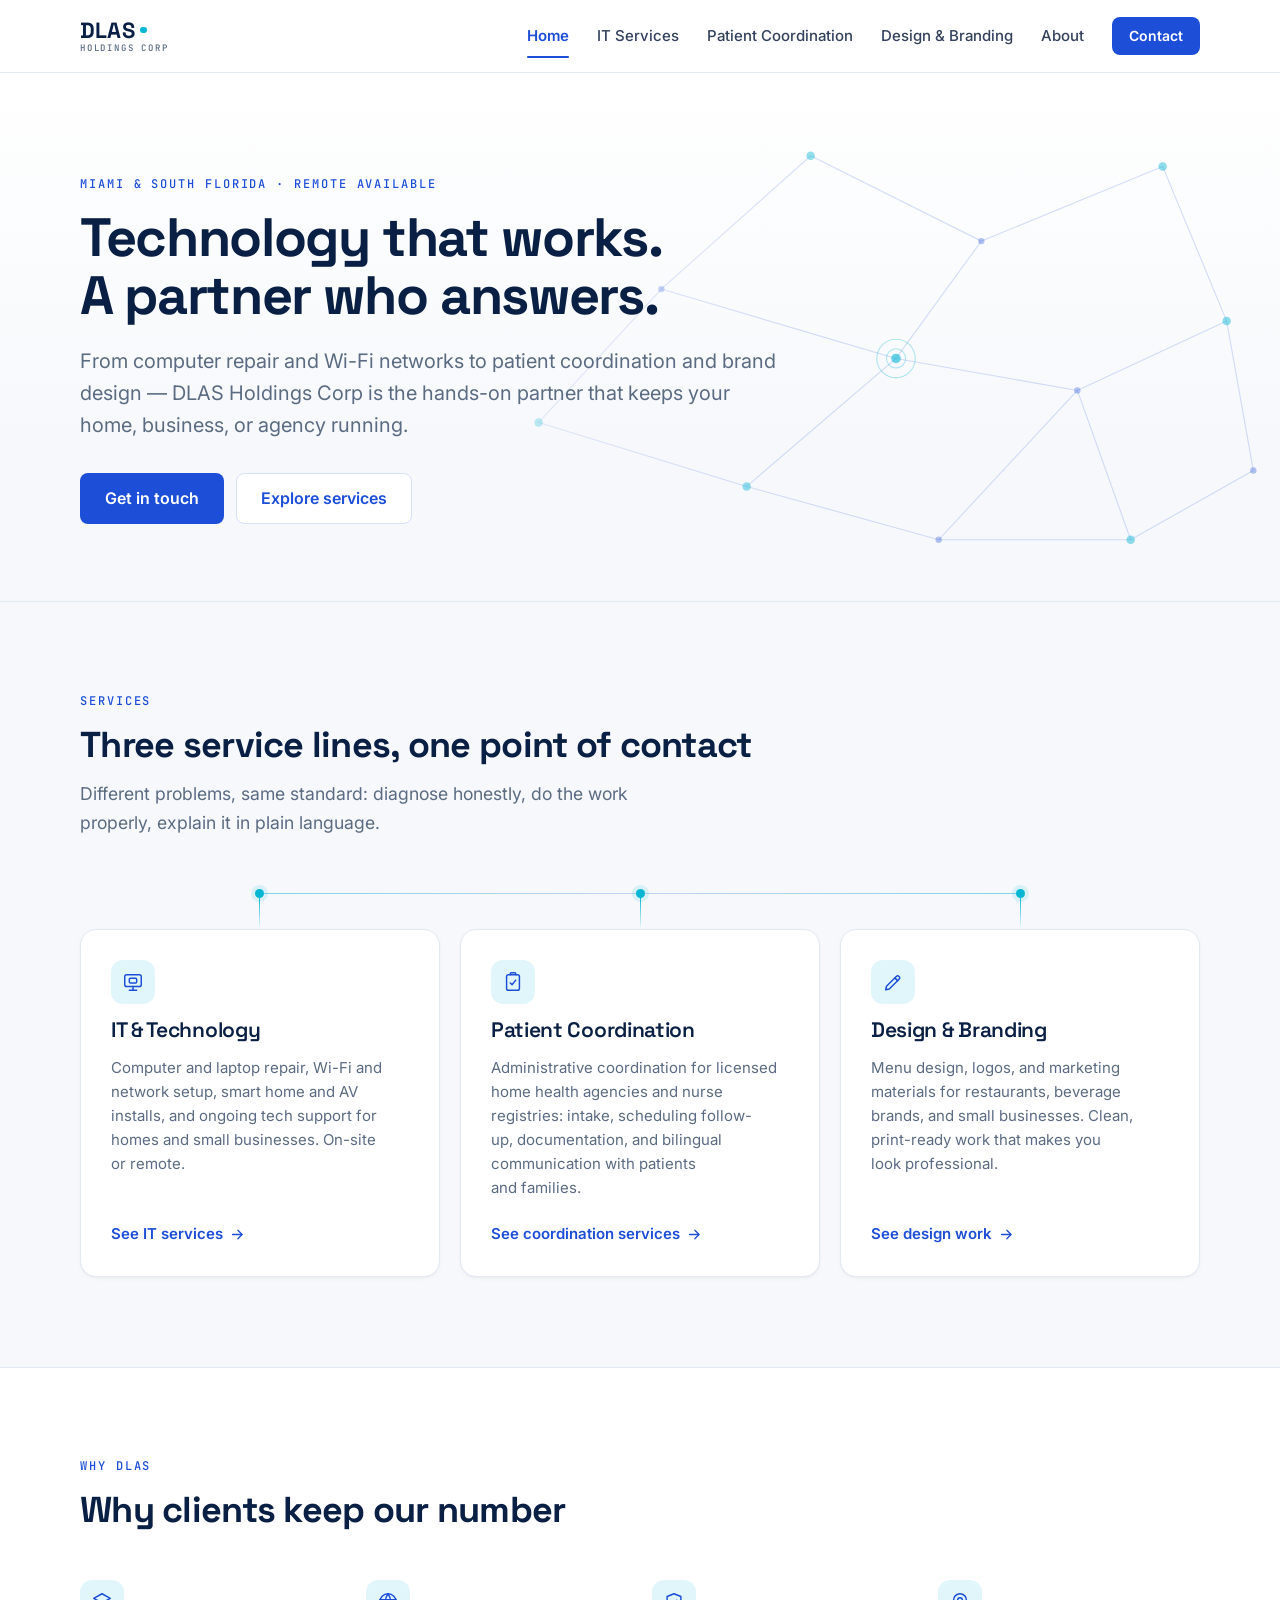
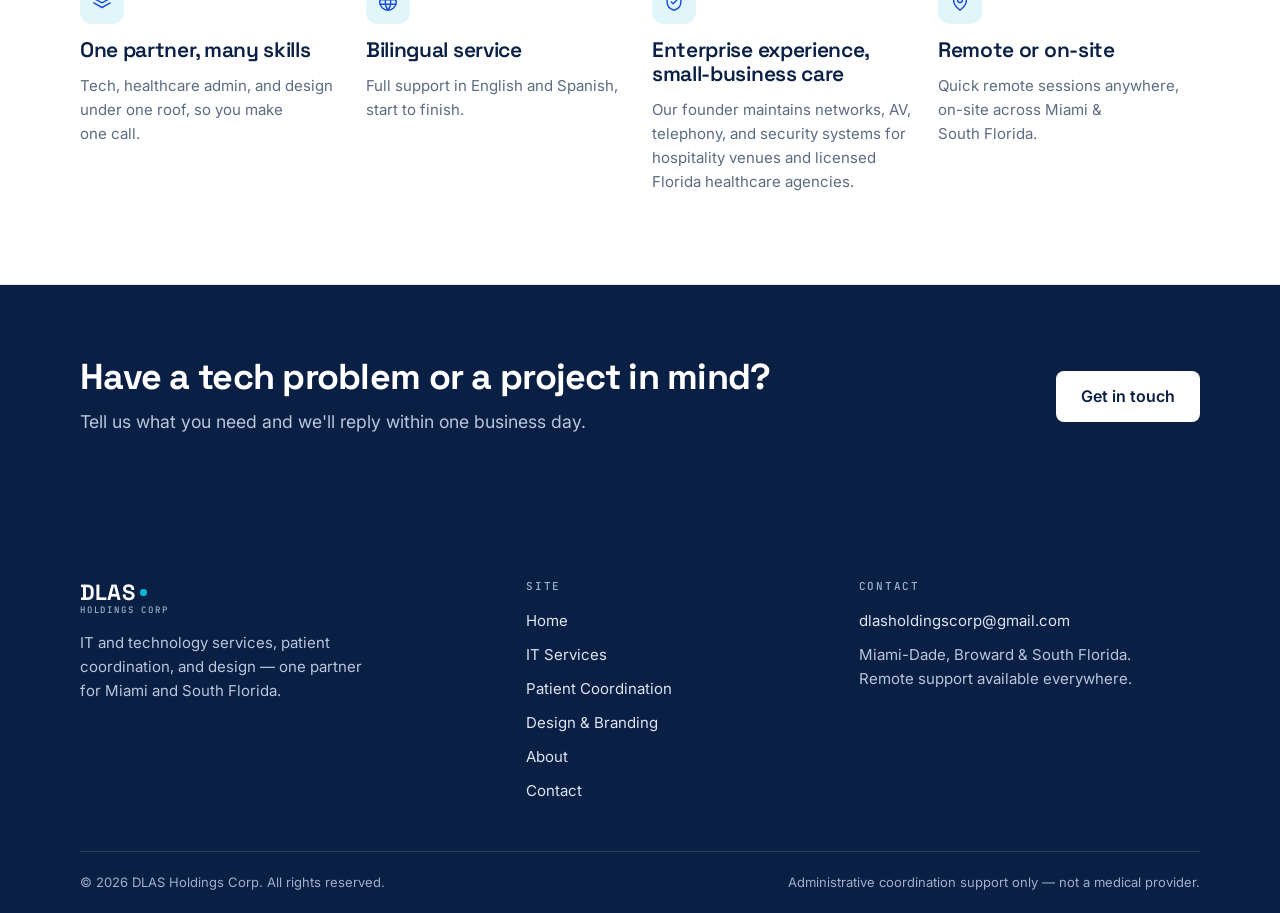
<file: index.html>
<!DOCTYPE html>
<html lang="en">
<head>
  <meta charset="utf-8">
  <meta name="viewport" content="width=device-width, initial-scale=1">
  <title>DLAS Holdings Corp | IT Support &amp; Technology Services in Miami, FL</title>
  <meta name="description" content="IT support, computer repair, networking, patient coordination for home health agencies, and professional design services in Miami &amp; South Florida. Remote support available.">
  <link rel="canonical" href="https://arthurjonhd.github.io/">
  <meta name="theme-color" content="#0A1F44">
  <meta property="og:type" content="website">
  <meta property="og:site_name" content="DLAS Holdings Corp">
  <meta property="og:locale" content="en_US">
  <meta property="og:title" content="DLAS Holdings Corp | IT Support &amp; Technology Services in Miami, FL">
  <meta property="og:description" content="IT support, computer repair, networking, patient coordination for home health agencies, and professional design services in Miami &amp; South Florida. Remote support available.">
  <meta property="og:url" content="https://arthurjonhd.github.io/">
  <meta property="og:image" content="https://arthurjonhd.github.io/assets/img/og-cover.png">
  <meta property="og:image:width" content="1200">
  <meta property="og:image:height" content="630">
  <meta property="og:image:alt" content="DLAS Holdings Corp — technology, patient coordination and design services in Miami.">
  <meta name="twitter:card" content="summary_large_image">
  <meta name="twitter:title" content="DLAS Holdings Corp | IT Support &amp; Technology Services in Miami, FL">
  <meta name="twitter:description" content="IT support, computer repair, networking, patient coordination for home health agencies, and professional design services in Miami &amp; South Florida.">
  <meta name="twitter:image" content="https://arthurjonhd.github.io/assets/img/og-cover.png">
  <link rel="icon" href="favicon.svg" type="image/svg+xml">
  <link rel="preconnect" href="https://fonts.googleapis.com">
  <link rel="preconnect" href="https://fonts.gstatic.com" crossorigin>
  <link rel="stylesheet" href="https://fonts.googleapis.com/css2?family=Inter:wght@400;500;600&amp;family=JetBrains+Mono:wght@500&amp;family=Space+Grotesk:wght@600;700&amp;display=swap">
  <link rel="stylesheet" href="assets/css/styles.css">
  <script>document.documentElement.classList.add("js");</script>
  <script src="assets/js/main.js" defer></script>
  <script type="application/ld+json">
  {
    "@context": "https://schema.org",
    "@type": "ProfessionalService",
    "name": "DLAS Holdings Corp",
    "url": "https://arthurjonhd.github.io/",
    "email": "dlasholdingscorp@gmail.com",
    "image": "https://arthurjonhd.github.io/assets/img/og-cover.png",
    "description": "IT support, computer repair, networking, patient coordination for licensed home health agencies, and professional design services in Miami and South Florida. Remote support available.",
    "areaServed": [
      { "@type": "AdministrativeArea", "name": "Miami-Dade County" },
      { "@type": "AdministrativeArea", "name": "Broward County" },
      { "@type": "AdministrativeArea", "name": "South Florida" }
    ],
    "knowsLanguage": ["English", "Spanish"],
    "address": {
      "@type": "PostalAddress",
      "addressLocality": "Miami",
      "addressRegion": "FL",
      "addressCountry": "US"
    }
  }
  </script>
</head>
<body>
  <a class="skip-link" href="#main">Skip to content</a>

  <header class="site-header" data-header>
    <div class="container site-header__inner">
      <a class="brand" href="index.html" aria-label="DLAS Holdings Corp — home">
        <span class="brand__name" aria-hidden="true">DLAS<span class="brand__node"></span></span>
        <span class="brand__sub" aria-hidden="true">Holdings Corp</span>
      </a>

      <button class="nav-toggle" type="button" data-nav-toggle aria-expanded="false" aria-controls="site-nav" aria-label="Open menu">
        <svg class="icon nav-toggle__open" viewBox="0 0 24 24" fill="none" stroke="currentColor" stroke-width="1.6" stroke-linecap="round" aria-hidden="true" focusable="false"><path d="M4 7h16"/><path d="M4 12h16"/><path d="M4 17h16"/></svg>
        <svg class="icon nav-toggle__close" viewBox="0 0 24 24" fill="none" stroke="currentColor" stroke-width="1.6" stroke-linecap="round" aria-hidden="true" focusable="false"><path d="m6 6 12 12"/><path d="m18 6-12 12"/></svg>
      </button>

      <nav class="site-nav" id="site-nav" aria-label="Main">
        <ul class="nav__list">
          <li class="nav__item"><a class="nav__link is-active" href="index.html" aria-current="page">Home</a></li>
          <li class="nav__item"><a class="nav__link" href="it-services.html">IT Services</a></li>
          <li class="nav__item"><a class="nav__link" href="patient-coordination.html">Patient Coordination</a></li>
          <li class="nav__item"><a class="nav__link" href="design-branding.html">Design &amp; Branding</a></li>
          <li class="nav__item"><a class="nav__link" href="about.html">About</a></li>
          <li class="nav__item nav__item--cta"><a class="nav__cta btn btn--primary btn--sm" href="contact.html">Contact</a></li>
        </ul>
      </nav>
    </div>
  </header>

  <main id="main">
    <section class="hero">
      <svg class="hero__topology" viewBox="0 0 1200 560" preserveAspectRatio="xMidYMid slice" aria-hidden="true" focusable="false">
        <g fill="none" stroke="#1D4ED8" stroke-opacity="0.18" stroke-width="1">
          <path d="M760 110 920 190 1090 120"/>
          <path d="M920 190 840 300"/>
          <path d="M1090 120 1150 265"/>
          <path d="M840 300 1010 330 1150 265"/>
          <path d="M840 300 700 420 880 470 1010 330"/>
          <path d="M880 470 1060 470 1175 405"/>
          <path d="M1010 330 1060 470"/>
          <path d="M1150 265 1175 405"/>
          <path d="M760 110 620 235 840 300"/>
          <path d="M620 235 505 360 700 420"/>
        </g>
        <g fill="#06B6D4" fill-opacity="0.45">
          <circle cx="760" cy="110" r="4"/>
          <circle cx="1090" cy="120" r="4"/>
          <circle cx="1150" cy="265" r="4"/>
          <circle cx="700" cy="420" r="4"/>
          <circle cx="1060" cy="470" r="4"/>
          <circle cx="505" cy="360" r="4"/>
        </g>
        <g fill="#1D4ED8" fill-opacity="0.32">
          <circle cx="920" cy="190" r="3"/>
          <circle cx="1010" cy="330" r="3"/>
          <circle cx="880" cy="470" r="3"/>
          <circle cx="620" cy="235" r="3"/>
          <circle cx="1175" cy="405" r="3"/>
        </g>
        <g fill="none" stroke="#06B6D4" stroke-opacity="0.3" stroke-width="1">
          <circle cx="840" cy="300" r="9"/>
          <circle cx="840" cy="300" r="18"/>
        </g>
        <circle cx="840" cy="300" r="4.5" fill="#06B6D4" fill-opacity="0.6"/>
      </svg>

      <div class="container">
        <div class="hero__inner">
          <span class="eyebrow">Miami &amp; South Florida · Remote available</span>
          <h1>Technology that works. A partner who answers.</h1>
          <p class="lead">From computer repair and Wi-Fi networks to patient coordination and brand design — DLAS Holdings Corp is the hands-on partner that keeps your home, business, or agency running.</p>
          <div class="btn-row">
            <a class="btn btn--primary btn--lg" href="contact.html">Get in touch</a>
            <a class="btn btn--secondary btn--lg" href="#services">Explore services</a>
          </div>
        </div>
      </div>
    </section>

    <section class="section" id="services">
      <div class="container">
        <div class="section__head reveal">
          <span class="eyebrow">Services</span>
          <h2>Three service lines, one point of contact</h2>
          <p>Different problems, same standard: diagnose honestly, do the work properly, explain it in plain language.</p>
        </div>

        <div class="services__rail" aria-hidden="true">
          <span class="services__node"></span>
          <span class="services__node"></span>
          <span class="services__node"></span>
        </div>

        <div class="grid grid--3 services__grid reveal">
          <article class="card card--link">
            <span class="icon-tile" aria-hidden="true">
              <svg class="icon" viewBox="0 0 24 24" fill="none" stroke="currentColor" stroke-width="1.6" stroke-linecap="round" stroke-linejoin="round" focusable="false"><rect x="3" y="4" width="18" height="13" rx="2"/><rect x="8" y="8" width="8" height="5" rx="1"/><path d="M8 21h8"/><path d="M12 17v4"/></svg>
            </span>
            <h3><a class="card__link" href="it-services.html">IT &amp; Technology</a></h3>
            <p>Computer and laptop repair, Wi-Fi and network setup, smart home and AV installs, and ongoing tech support for homes and small businesses. On-site or remote.</p>
            <span class="card__cta link-arrow" aria-hidden="true">See IT services
              <svg class="icon" viewBox="0 0 24 24" fill="none" stroke="currentColor" stroke-width="1.8" stroke-linecap="round" stroke-linejoin="round" focusable="false"><path d="M5 12h13"/><path d="m12.5 6 6 6-6 6"/></svg>
            </span>
          </article>

          <article class="card card--link">
            <span class="icon-tile" aria-hidden="true">
              <svg class="icon" viewBox="0 0 24 24" fill="none" stroke="currentColor" stroke-width="1.6" stroke-linecap="round" stroke-linejoin="round" focusable="false"><rect x="5" y="4" width="14" height="17" rx="2"/><path d="M9 4V3a1 1 0 0 1 1-1h4a1 1 0 0 1 1 1v1"/><polyline points="9 13 11 15 15 10"/></svg>
            </span>
            <h3><a class="card__link" href="patient-coordination.html">Patient Coordination</a></h3>
            <p>Administrative coordination for licensed home health agencies and nurse registries: intake, scheduling follow-up, documentation, and bilingual communication with patients and families.</p>
            <span class="card__cta link-arrow" aria-hidden="true">See coordination services
              <svg class="icon" viewBox="0 0 24 24" fill="none" stroke="currentColor" stroke-width="1.8" stroke-linecap="round" stroke-linejoin="round" focusable="false"><path d="M5 12h13"/><path d="m12.5 6 6 6-6 6"/></svg>
            </span>
          </article>

          <article class="card card--link">
            <span class="icon-tile" aria-hidden="true">
              <svg class="icon" viewBox="0 0 24 24" fill="none" stroke="currentColor" stroke-width="1.6" stroke-linecap="round" stroke-linejoin="round" focusable="false"><path d="M4 20.5 4.9 16.6 15.6 5.9a2.1 2.1 0 0 1 3 3L7.9 19.6Z"/><path d="m14 7.5 3 3"/></svg>
            </span>
            <h3><a class="card__link" href="design-branding.html">Design &amp; Branding</a></h3>
            <p>Menu design, logos, and marketing materials for restaurants, beverage brands, and small businesses. Clean, print-ready work that makes you look professional.</p>
            <span class="card__cta link-arrow" aria-hidden="true">See design work
              <svg class="icon" viewBox="0 0 24 24" fill="none" stroke="currentColor" stroke-width="1.8" stroke-linecap="round" stroke-linejoin="round" focusable="false"><path d="M5 12h13"/><path d="m12.5 6 6 6-6 6"/></svg>
            </span>
          </article>
        </div>
      </div>
    </section>

    <section class="section section--surface">
      <div class="container">
        <div class="section__head reveal">
          <span class="eyebrow">Why DLAS</span>
          <h2>Why clients keep our number</h2>
        </div>

        <div class="grid grid--4 reveal">
          <div class="feature">
            <span class="icon-tile" aria-hidden="true">
              <svg class="icon" viewBox="0 0 24 24" fill="none" stroke="currentColor" stroke-width="1.6" stroke-linecap="round" stroke-linejoin="round" focusable="false"><path d="m12 3 9 5-9 5-9-5Z"/><path d="m3 13 9 5 9-5"/></svg>
            </span>
            <h3>One partner, many skills</h3>
            <p>Tech, healthcare admin, and design under one roof, so you make one call.</p>
          </div>

          <div class="feature">
            <span class="icon-tile" aria-hidden="true">
              <svg class="icon" viewBox="0 0 24 24" fill="none" stroke="currentColor" stroke-width="1.6" stroke-linecap="round" stroke-linejoin="round" focusable="false"><circle cx="12" cy="12" r="9"/><path d="M3.2 9.5h17.6M3.2 14.5h17.6"/><path d="M12 3a15 15 0 0 1 0 18 15 15 0 0 1 0-18Z"/></svg>
            </span>
            <h3>Bilingual service</h3>
            <p>Full support in English and Spanish, start to finish.</p>
          </div>

          <div class="feature">
            <span class="icon-tile" aria-hidden="true">
              <svg class="icon" viewBox="0 0 24 24" fill="none" stroke="currentColor" stroke-width="1.6" stroke-linecap="round" stroke-linejoin="round" focusable="false"><path d="M12 3 4.5 6v6c0 4.5 3.2 7.6 7.5 9 4.3-1.4 7.5-4.5 7.5-9V6Z"/><polyline points="9 12 11 14 15 10"/></svg>
            </span>
            <h3>Enterprise experience, small-business care</h3>
            <p>Our founder maintains networks, AV, telephony, and security systems for hospitality venues and licensed Florida healthcare agencies.</p>
          </div>

          <div class="feature">
            <span class="icon-tile" aria-hidden="true">
              <svg class="icon" viewBox="0 0 24 24" fill="none" stroke="currentColor" stroke-width="1.6" stroke-linecap="round" stroke-linejoin="round" focusable="false"><path d="M12 21s7-5.7 7-11a7 7 0 1 0-14 0c0 5.3 7 11 7 11Z"/><circle cx="12" cy="10" r="2.6"/></svg>
            </span>
            <h3>Remote or on-site</h3>
            <p>Quick remote sessions anywhere, on-site across Miami &amp; South Florida.</p>
          </div>
        </div>
      </div>
    </section>

    <section class="section--ink cta-band">
      <div class="container cta-band__inner">
        <div>
          <h2>Have a tech problem or a project in mind?</h2>
          <p>Tell us what you need and we'll reply within one business day.</p>
        </div>
        <a class="btn btn--invert btn--lg" href="contact.html">Get in touch</a>
      </div>
    </section>
  </main>

  <footer class="site-footer">
    <div class="container site-footer__grid">
      <div>
        <a class="brand" href="index.html" aria-label="DLAS Holdings Corp — home">
          <span class="brand__name" aria-hidden="true">DLAS<span class="brand__node"></span></span>
          <span class="brand__sub" aria-hidden="true">Holdings Corp</span>
        </a>
        <p class="site-footer__tagline">IT and technology services, patient coordination, and design — one partner for Miami and South Florida.</p>
      </div>

      <nav aria-label="Footer">
        <h2 class="footer__title">Site</h2>
        <ul class="footer__links">
          <li><a href="index.html">Home</a></li>
          <li><a href="it-services.html">IT Services</a></li>
          <li><a href="patient-coordination.html">Patient Coordination</a></li>
          <li><a href="design-branding.html">Design &amp; Branding</a></li>
          <li><a href="about.html">About</a></li>
          <li><a href="contact.html">Contact</a></li>
        </ul>
      </nav>

      <div>
        <h2 class="footer__title">Contact</h2>
        <div class="footer__meta">
          <p><a href="mailto:dlasholdingscorp@gmail.com">dlasholdingscorp@gmail.com</a></p>
          <p>Miami-Dade, Broward &amp; South Florida.<br>Remote support available everywhere.</p>
        </div>
      </div>
    </div>

    <div class="container site-footer__bar">
      <p>&copy; <span data-year>2026</span> DLAS Holdings Corp. All rights reserved.</p>
      <p>Administrative coordination support only — not a medical provider.</p>
    </div>
  </footer>
</body>
</html>
</file>
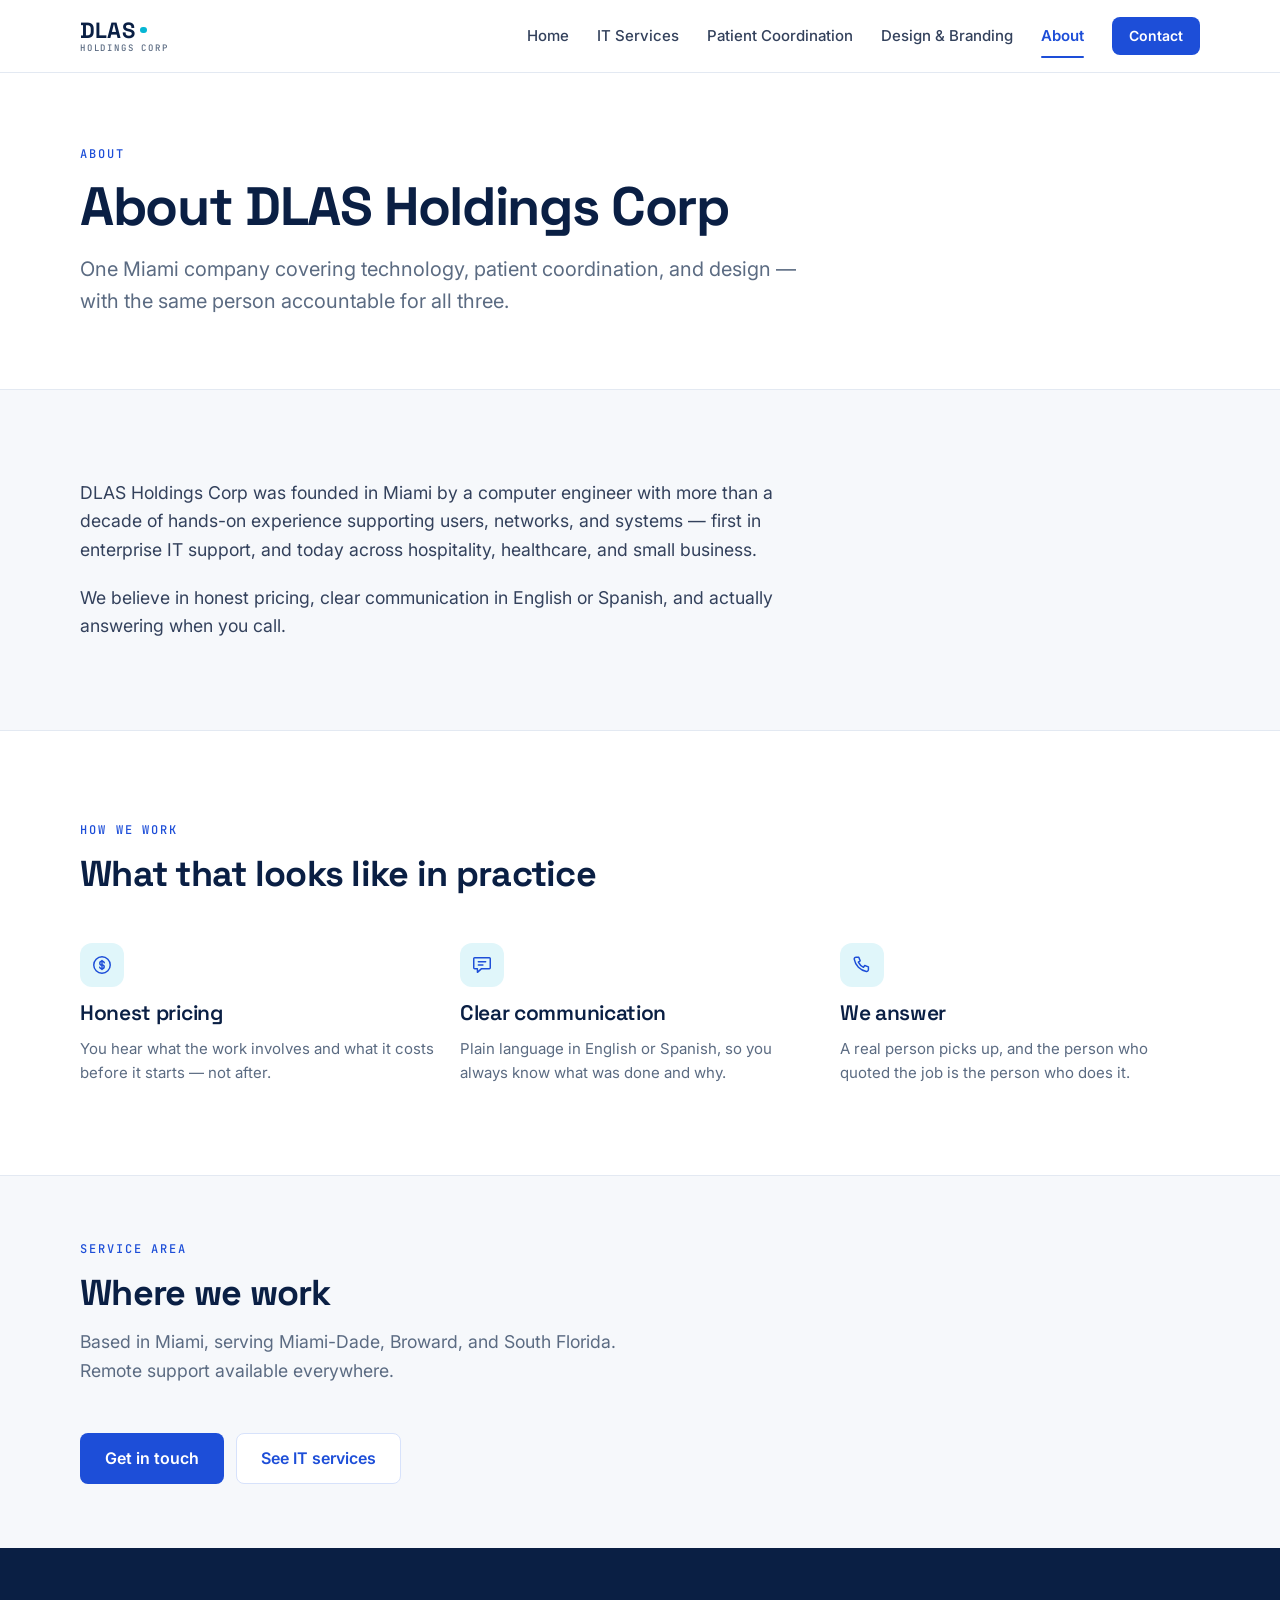
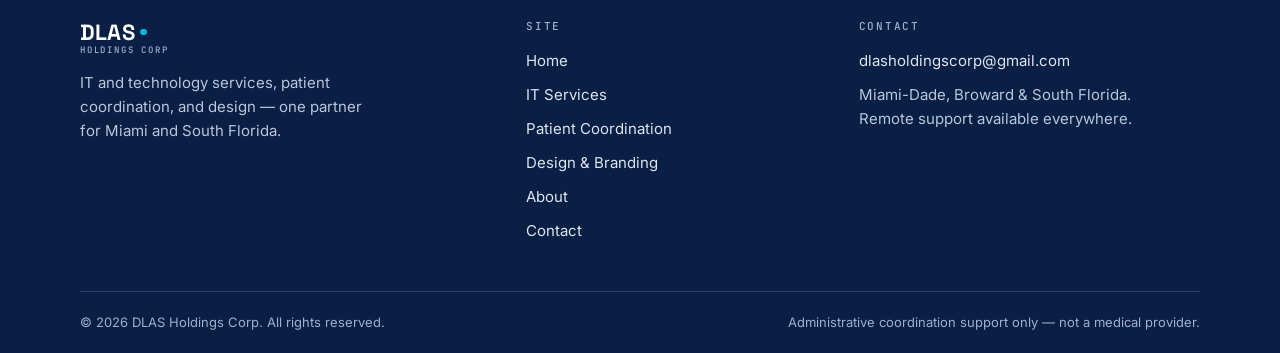
<file: about.html>
<!DOCTYPE html>
<html lang="en">
<head>
  <meta charset="utf-8">
  <meta name="viewport" content="width=device-width, initial-scale=1">
  <title>About DLAS Holdings Corp | Miami Technology &amp; Services Company</title>
  <meta name="description" content="A Miami company founded by a computer engineer with more than a decade of hands-on experience supporting users, networks, and systems. Bilingual, honest, local.">
  <link rel="canonical" href="https://arthurjonhd.github.io/about.html">
  <meta name="theme-color" content="#0A1F44">
  <meta property="og:type" content="website">
  <meta property="og:site_name" content="DLAS Holdings Corp">
  <meta property="og:locale" content="en_US">
  <meta property="og:title" content="About DLAS Holdings Corp | Miami Technology &amp; Services Company">
  <meta property="og:description" content="A Miami company founded by a computer engineer with more than a decade of hands-on experience supporting users, networks, and systems. Bilingual, honest, local.">
  <meta property="og:url" content="https://arthurjonhd.github.io/about.html">
  <meta property="og:image" content="https://arthurjonhd.github.io/assets/img/og-cover.png">
  <meta property="og:image:width" content="1200">
  <meta property="og:image:height" content="630">
  <meta property="og:image:alt" content="DLAS Holdings Corp — technology, patient coordination and design services in Miami.">
  <meta name="twitter:card" content="summary_large_image">
  <meta name="twitter:title" content="About DLAS Holdings Corp | Miami Technology &amp; Services Company">
  <meta name="twitter:description" content="DLAS Holdings Corp is a Miami company founded by a computer engineer with more than a decade of hands-on experience in IT support, networks, and systems.">
  <meta name="twitter:image" content="https://arthurjonhd.github.io/assets/img/og-cover.png">
  <link rel="icon" href="favicon.svg" type="image/svg+xml">
  <link rel="preconnect" href="https://fonts.googleapis.com">
  <link rel="preconnect" href="https://fonts.gstatic.com" crossorigin>
  <link rel="stylesheet" href="https://fonts.googleapis.com/css2?family=Inter:wght@400;500;600&amp;family=JetBrains+Mono:wght@500&amp;family=Space+Grotesk:wght@600;700&amp;display=swap">
  <link rel="stylesheet" href="assets/css/styles.css">
  <script>document.documentElement.classList.add("js");</script>
  <script src="assets/js/main.js" defer></script>
</head>
<body>
  <a class="skip-link" href="#main">Skip to content</a>

  <header class="site-header" data-header>
    <div class="container site-header__inner">
      <a class="brand" href="index.html" aria-label="DLAS Holdings Corp — home">
        <span class="brand__name" aria-hidden="true">DLAS<span class="brand__node"></span></span>
        <span class="brand__sub" aria-hidden="true">Holdings Corp</span>
      </a>

      <button class="nav-toggle" type="button" data-nav-toggle aria-expanded="false" aria-controls="site-nav" aria-label="Open menu">
        <svg class="icon nav-toggle__open" viewBox="0 0 24 24" fill="none" stroke="currentColor" stroke-width="1.6" stroke-linecap="round" aria-hidden="true" focusable="false"><path d="M4 7h16"/><path d="M4 12h16"/><path d="M4 17h16"/></svg>
        <svg class="icon nav-toggle__close" viewBox="0 0 24 24" fill="none" stroke="currentColor" stroke-width="1.6" stroke-linecap="round" aria-hidden="true" focusable="false"><path d="m6 6 12 12"/><path d="m18 6-12 12"/></svg>
      </button>

      <nav class="site-nav" id="site-nav" aria-label="Main">
        <ul class="nav__list">
          <li class="nav__item"><a class="nav__link" href="index.html">Home</a></li>
          <li class="nav__item"><a class="nav__link" href="it-services.html">IT Services</a></li>
          <li class="nav__item"><a class="nav__link" href="patient-coordination.html">Patient Coordination</a></li>
          <li class="nav__item"><a class="nav__link" href="design-branding.html">Design &amp; Branding</a></li>
          <li class="nav__item"><a class="nav__link is-active" href="about.html" aria-current="page">About</a></li>
          <li class="nav__item nav__item--cta"><a class="nav__cta btn btn--primary btn--sm" href="contact.html">Contact</a></li>
        </ul>
      </nav>
    </div>
  </header>

  <main id="main">
    <section class="page-hero">
      <div class="container">
        <span class="eyebrow">About</span>
        <h1>About DLAS Holdings Corp</h1>
        <p class="lead">One Miami company covering technology, patient coordination, and design — with the same person accountable for all three.</p>
      </div>
    </section>

    <section class="section">
      <div class="container container--narrow prose reveal">
        <p>DLAS Holdings Corp was founded in Miami by a computer engineer with more than a decade of hands-on experience supporting users, networks, and systems — first in enterprise IT support, and today across hospitality, healthcare, and small business.</p>
        <p>We believe in honest pricing, clear communication in English or Spanish, and actually answering when you call.</p>
        <!-- TODO(Arturo): optionally add founder name and photo here later. -->
      </div>
    </section>

    <section class="section section--surface">
      <div class="container">
        <div class="section__head reveal">
          <span class="eyebrow">How we work</span>
          <h2>What that looks like in practice</h2>
        </div>

        <div class="grid grid--3 reveal">
          <div class="feature">
            <span class="icon-tile" aria-hidden="true">
              <svg class="icon" viewBox="0 0 24 24" fill="none" stroke="currentColor" stroke-width="1.6" stroke-linecap="round" stroke-linejoin="round" focusable="false"><circle cx="12" cy="12" r="9"/><path d="M12 7v10"/><path d="M14.5 9.5A2.2 2.2 0 0 0 12.4 8h-.8a2 2 0 0 0 0 4h.8a2 2 0 0 1 0 4h-.8a2.2 2.2 0 0 1-2.1-1.5"/></svg>
            </span>
            <h3>Honest pricing</h3>
            <p>You hear what the work involves and what it costs before it starts — not after.</p>
          </div>

          <div class="feature">
            <span class="icon-tile" aria-hidden="true">
              <svg class="icon" viewBox="0 0 24 24" fill="none" stroke="currentColor" stroke-width="1.6" stroke-linecap="round" stroke-linejoin="round" focusable="false"><path d="M20 4H4a1 1 0 0 0-1 1v10a1 1 0 0 0 1 1h3v4l4.5-4H20a1 1 0 0 0 1-1V5a1 1 0 0 0-1-1Z"/><path d="M8 8.5h8M8 12h5"/></svg>
            </span>
            <h3>Clear communication</h3>
            <p>Plain language in English or Spanish, so you always know what was done and why.</p>
          </div>

          <div class="feature">
            <span class="icon-tile" aria-hidden="true">
              <svg class="icon" viewBox="0 0 24 24" fill="none" stroke="currentColor" stroke-width="1.6" stroke-linecap="round" stroke-linejoin="round" focusable="false"><path d="M5.5 3.5h3l1.5 4-2 1.4a12 12 0 0 0 5.6 5.6l1.4-2 4 1.5v3a2 2 0 0 1-2.2 2A16.5 16.5 0 0 1 3.5 5.7 2 2 0 0 1 5.5 3.5Z"/></svg>
            </span>
            <h3>We answer</h3>
            <p>A real person picks up, and the person who quoted the job is the person who does it.</p>
          </div>
        </div>
      </div>
    </section>

    <section class="section section--tight">
      <div class="container container--narrow">
        <div class="section__head reveal">
          <span class="eyebrow">Service area</span>
          <h2>Where we work</h2>
          <p>Based in Miami, serving Miami-Dade, Broward, and South Florida. Remote support available everywhere.</p>
        </div>
        <div class="btn-row reveal">
          <a class="btn btn--primary btn--lg" href="contact.html">Get in touch</a>
          <a class="btn btn--secondary btn--lg" href="it-services.html">See IT services</a>
        </div>
      </div>
    </section>
  </main>

  <footer class="site-footer">
    <div class="container site-footer__grid">
      <div>
        <a class="brand" href="index.html" aria-label="DLAS Holdings Corp — home">
          <span class="brand__name" aria-hidden="true">DLAS<span class="brand__node"></span></span>
          <span class="brand__sub" aria-hidden="true">Holdings Corp</span>
        </a>
        <p class="site-footer__tagline">IT and technology services, patient coordination, and design — one partner for Miami and South Florida.</p>
      </div>

      <nav aria-label="Footer">
        <h2 class="footer__title">Site</h2>
        <ul class="footer__links">
          <li><a href="index.html">Home</a></li>
          <li><a href="it-services.html">IT Services</a></li>
          <li><a href="patient-coordination.html">Patient Coordination</a></li>
          <li><a href="design-branding.html">Design &amp; Branding</a></li>
          <li><a href="about.html">About</a></li>
          <li><a href="contact.html">Contact</a></li>
        </ul>
      </nav>

      <div>
        <h2 class="footer__title">Contact</h2>
        <div class="footer__meta">
          <p><a href="mailto:dlasholdingscorp@gmail.com">dlasholdingscorp@gmail.com</a></p>
          <p>Miami-Dade, Broward &amp; South Florida.<br>Remote support available everywhere.</p>
        </div>
      </div>
    </div>

    <div class="container site-footer__bar">
      <p>&copy; <span data-year>2026</span> DLAS Holdings Corp. All rights reserved.</p>
      <p>Administrative coordination support only — not a medical provider.</p>
    </div>
  </footer>
</body>
</html>
</file>
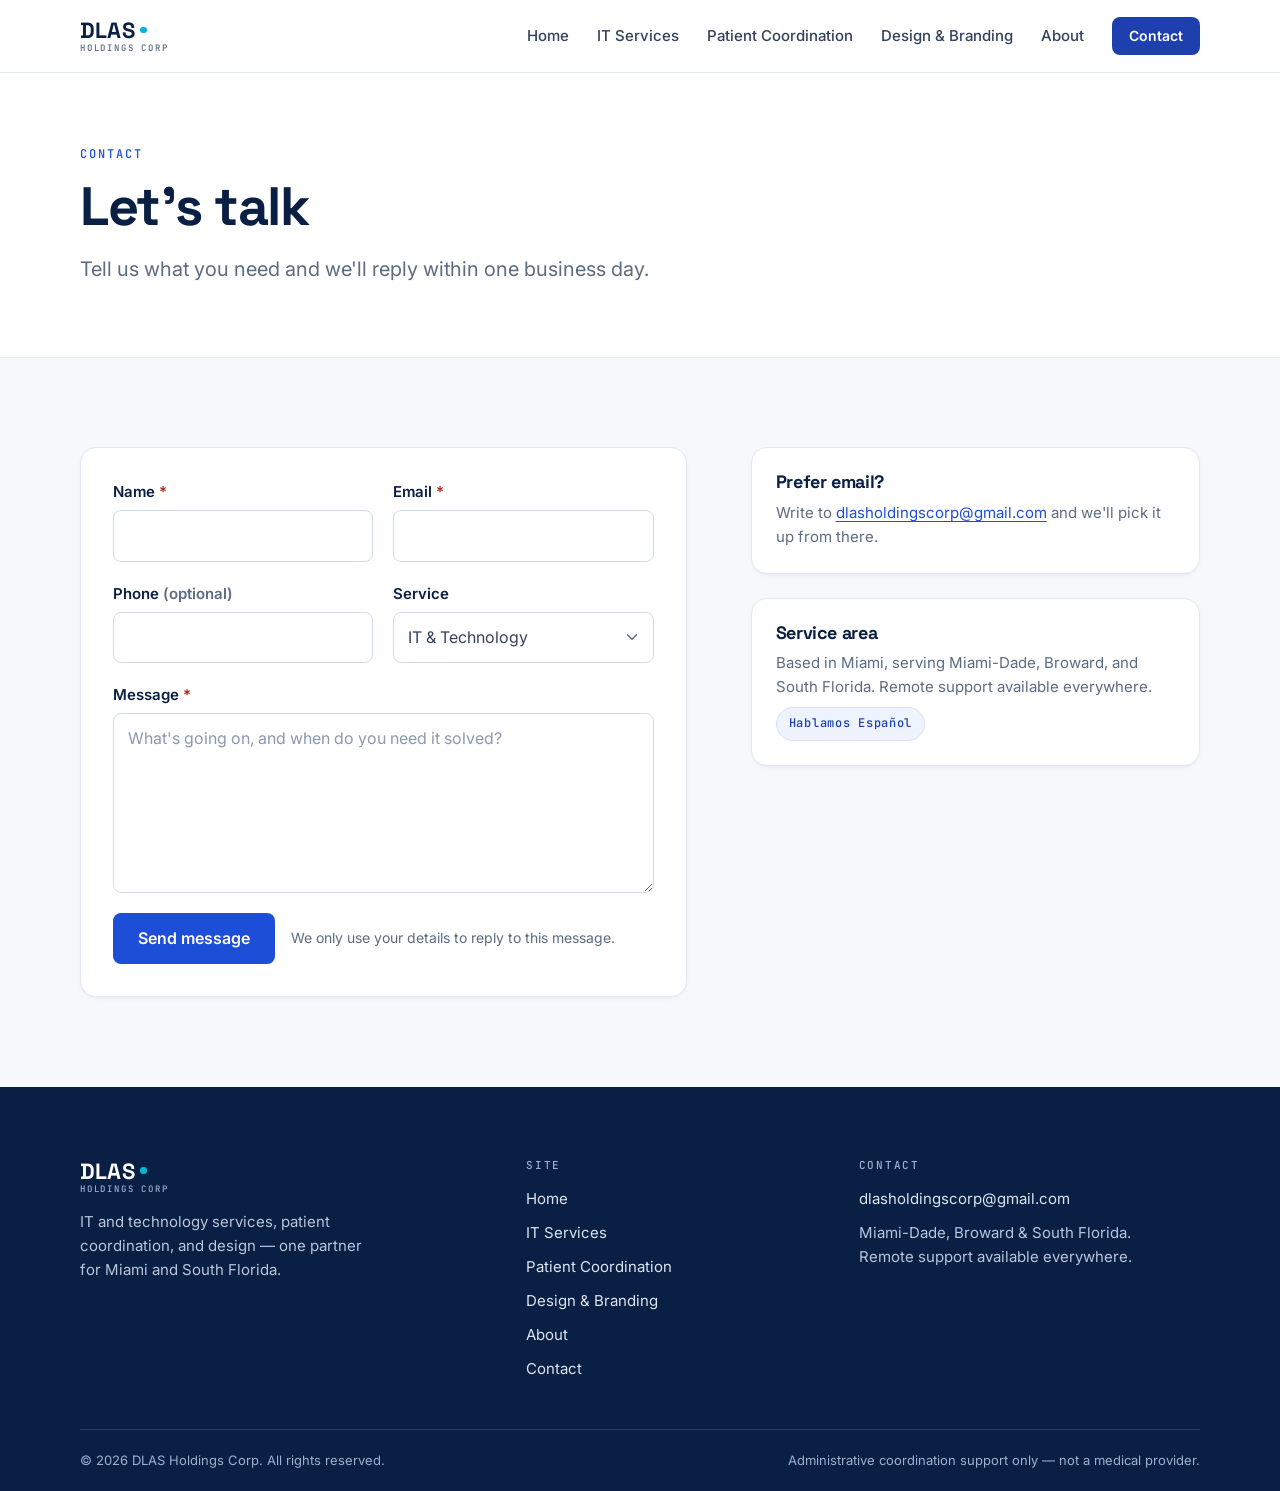
<file: contact.html>
<!DOCTYPE html>
<html lang="en">
<head>
  <meta charset="utf-8">
  <meta name="viewport" content="width=device-width, initial-scale=1">
  <title>Contact DLAS Holdings Corp | IT, Coordination &amp; Design in Miami</title>
  <meta name="description" content="Tell DLAS Holdings Corp what you need — IT support, patient coordination, or design — and we'll reply within one business day. Miami &amp; South Florida.">
  <link rel="canonical" href="https://arthurjonhd.github.io/contact.html">
  <meta name="theme-color" content="#0A1F44">
  <meta property="og:type" content="website">
  <meta property="og:site_name" content="DLAS Holdings Corp">
  <meta property="og:locale" content="en_US">
  <meta property="og:title" content="Contact DLAS Holdings Corp | IT, Coordination &amp; Design in Miami">
  <meta property="og:description" content="Tell DLAS Holdings Corp what you need — IT support, patient coordination, or design — and we'll reply within one business day.">
  <meta property="og:url" content="https://arthurjonhd.github.io/contact.html">
  <meta property="og:image" content="https://arthurjonhd.github.io/assets/img/og-cover.png">
  <meta property="og:image:width" content="1200">
  <meta property="og:image:height" content="630">
  <meta property="og:image:alt" content="DLAS Holdings Corp — technology, patient coordination and design services in Miami.">
  <meta name="twitter:card" content="summary_large_image">
  <meta name="twitter:title" content="Contact DLAS Holdings Corp | IT, Coordination &amp; Design in Miami">
  <meta name="twitter:description" content="Tell DLAS Holdings Corp what you need — IT support, patient coordination, or design — and we'll reply within one business day.">
  <meta name="twitter:image" content="https://arthurjonhd.github.io/assets/img/og-cover.png">
  <link rel="icon" href="favicon.svg" type="image/svg+xml">
  <link rel="preconnect" href="https://fonts.googleapis.com">
  <link rel="preconnect" href="https://fonts.gstatic.com" crossorigin>
  <link rel="stylesheet" href="https://fonts.googleapis.com/css2?family=Inter:wght@400;500;600&amp;family=JetBrains+Mono:wght@500&amp;family=Space+Grotesk:wght@600;700&amp;display=swap">
  <link rel="stylesheet" href="assets/css/styles.css">
  <script>document.documentElement.classList.add("js");</script>
  <script src="assets/js/main.js" defer></script>
</head>
<body>
  <a class="skip-link" href="#main">Skip to content</a>

  <header class="site-header" data-header>
    <div class="container site-header__inner">
      <a class="brand" href="index.html" aria-label="DLAS Holdings Corp — home">
        <span class="brand__name" aria-hidden="true">DLAS<span class="brand__node"></span></span>
        <span class="brand__sub" aria-hidden="true">Holdings Corp</span>
      </a>

      <button class="nav-toggle" type="button" data-nav-toggle aria-expanded="false" aria-controls="site-nav" aria-label="Open menu">
        <svg class="icon nav-toggle__open" viewBox="0 0 24 24" fill="none" stroke="currentColor" stroke-width="1.6" stroke-linecap="round" aria-hidden="true" focusable="false"><path d="M4 7h16"/><path d="M4 12h16"/><path d="M4 17h16"/></svg>
        <svg class="icon nav-toggle__close" viewBox="0 0 24 24" fill="none" stroke="currentColor" stroke-width="1.6" stroke-linecap="round" aria-hidden="true" focusable="false"><path d="m6 6 12 12"/><path d="m18 6-12 12"/></svg>
      </button>

      <nav class="site-nav" id="site-nav" aria-label="Main">
        <ul class="nav__list">
          <li class="nav__item"><a class="nav__link" href="index.html">Home</a></li>
          <li class="nav__item"><a class="nav__link" href="it-services.html">IT Services</a></li>
          <li class="nav__item"><a class="nav__link" href="patient-coordination.html">Patient Coordination</a></li>
          <li class="nav__item"><a class="nav__link" href="design-branding.html">Design &amp; Branding</a></li>
          <li class="nav__item"><a class="nav__link" href="about.html">About</a></li>
          <li class="nav__item nav__item--cta"><a class="nav__cta btn btn--primary btn--sm is-active" href="contact.html" aria-current="page">Contact</a></li>
        </ul>
      </nav>
    </div>
  </header>

  <main id="main">
    <section class="page-hero">
      <div class="container">
        <span class="eyebrow">Contact</span>
        <h1>Let's talk</h1>
        <p class="lead">Tell us what you need and we'll reply within one business day.</p>
      </div>
    </section>

    <section class="section">
      <div class="container contact-grid">
        <div>
          <div class="form__success" data-form-success tabindex="-1" role="status" hidden>
            <h2>Thank you — your message is on its way.</h2>
            <p>We've received your details and will reply within one business day. If it's urgent, email <a href="mailto:dlasholdingscorp@gmail.com">dlasholdingscorp@gmail.com</a> directly.</p>
          </div>

          <form class="form" data-contact-form action="https://api.web3forms.com/submit" method="POST">
            <!-- Web3Forms access key for dlasholdingscorp@gmail.com. It is public by design
                 (it only authorises delivery to that inbox). Replace it from web3forms.com
                 if the inbox ever changes. -->
            <input type="hidden" name="access_key" value="e7707af9-b633-44ef-a4ee-fc7cb85b98ec">
            <input type="hidden" name="subject" value="New inquiry — dlasholdings website">
            <input type="hidden" name="from_name" value="DLAS Holdings Corp website">

            <div class="honeypot" aria-hidden="true">
              <label for="botcheck">Leave this field empty</label>
              <input id="botcheck" type="checkbox" name="botcheck" tabindex="-1" autocomplete="off">
            </div>

            <p class="form__alert" data-form-alert role="alert" hidden></p>

            <div class="form__row">
              <div class="field">
                <label for="name">Name <span class="req" aria-hidden="true">*</span></label>
                <input id="name" name="name" type="text" autocomplete="name" required aria-describedby="name-error" data-error-required="Please enter your name.">
                <span class="field__error" id="name-error"></span>
              </div>

              <div class="field">
                <label for="email">Email <span class="req" aria-hidden="true">*</span></label>
                <input id="email" name="email" type="email" autocomplete="email" required aria-describedby="email-error" data-error-required="Please enter your email address.">
                <span class="field__error" id="email-error"></span>
              </div>
            </div>

            <div class="form__row">
              <div class="field">
                <label for="phone">Phone <span class="u-muted">(optional)</span></label>
                <input id="phone" name="phone" type="tel" autocomplete="tel">
              </div>

              <div class="field">
                <label for="service">Service</label>
                <select id="service" name="service">
                  <option value="IT &amp; Technology">IT &amp; Technology</option>
                  <option value="Patient Coordination">Patient Coordination</option>
                  <option value="Design &amp; Branding">Design &amp; Branding</option>
                  <option value="Other">Other</option>
                </select>
              </div>
            </div>

            <div class="field">
              <label for="message">Message <span class="req" aria-hidden="true">*</span></label>
              <textarea id="message" name="message" rows="6" required aria-describedby="message-error" data-error-required="Please tell us what you need." placeholder="What's going on, and when do you need it solved?"></textarea>
              <span class="field__error" id="message-error"></span>
            </div>

            <div class="form__footer">
              <button class="btn btn--primary btn--lg" type="submit" data-submit>Send message</button>
              <p class="form__note">We only use your details to reply to this message.</p>
            </div>
          </form>
        </div>

        <aside class="contact-aside" aria-label="Other ways to reach us">
          <div class="contact-aside__block">
            <h2>Prefer email?</h2>
            <p>Write to <a href="mailto:dlasholdingscorp@gmail.com">dlasholdingscorp@gmail.com</a> and we'll pick it up from there.</p>
            <!-- TODO(Arturo): add phone/WhatsApp link here when ready — one line. -->
          </div>

          <div class="contact-aside__block">
            <h2>Service area</h2>
            <p>Based in Miami, serving Miami-Dade, Broward, and South Florida. Remote support available everywhere.</p>
            <p class="u-mt-sm"><span class="badge">Hablamos Español</span><!-- optional; Arturo can remove --></p>
          </div>
        </aside>
      </div>
    </section>
  </main>

  <footer class="site-footer">
    <div class="container site-footer__grid">
      <div>
        <a class="brand" href="index.html" aria-label="DLAS Holdings Corp — home">
          <span class="brand__name" aria-hidden="true">DLAS<span class="brand__node"></span></span>
          <span class="brand__sub" aria-hidden="true">Holdings Corp</span>
        </a>
        <p class="site-footer__tagline">IT and technology services, patient coordination, and design — one partner for Miami and South Florida.</p>
      </div>

      <nav aria-label="Footer">
        <h2 class="footer__title">Site</h2>
        <ul class="footer__links">
          <li><a href="index.html">Home</a></li>
          <li><a href="it-services.html">IT Services</a></li>
          <li><a href="patient-coordination.html">Patient Coordination</a></li>
          <li><a href="design-branding.html">Design &amp; Branding</a></li>
          <li><a href="about.html">About</a></li>
          <li><a href="contact.html">Contact</a></li>
        </ul>
      </nav>

      <div>
        <h2 class="footer__title">Contact</h2>
        <div class="footer__meta">
          <p><a href="mailto:dlasholdingscorp@gmail.com">dlasholdingscorp@gmail.com</a></p>
          <p>Miami-Dade, Broward &amp; South Florida.<br>Remote support available everywhere.</p>
        </div>
      </div>
    </div>

    <div class="container site-footer__bar">
      <p>&copy; <span data-year>2026</span> DLAS Holdings Corp. All rights reserved.</p>
      <p>Administrative coordination support only — not a medical provider.</p>
    </div>
  </footer>
</body>
</html>
</file>
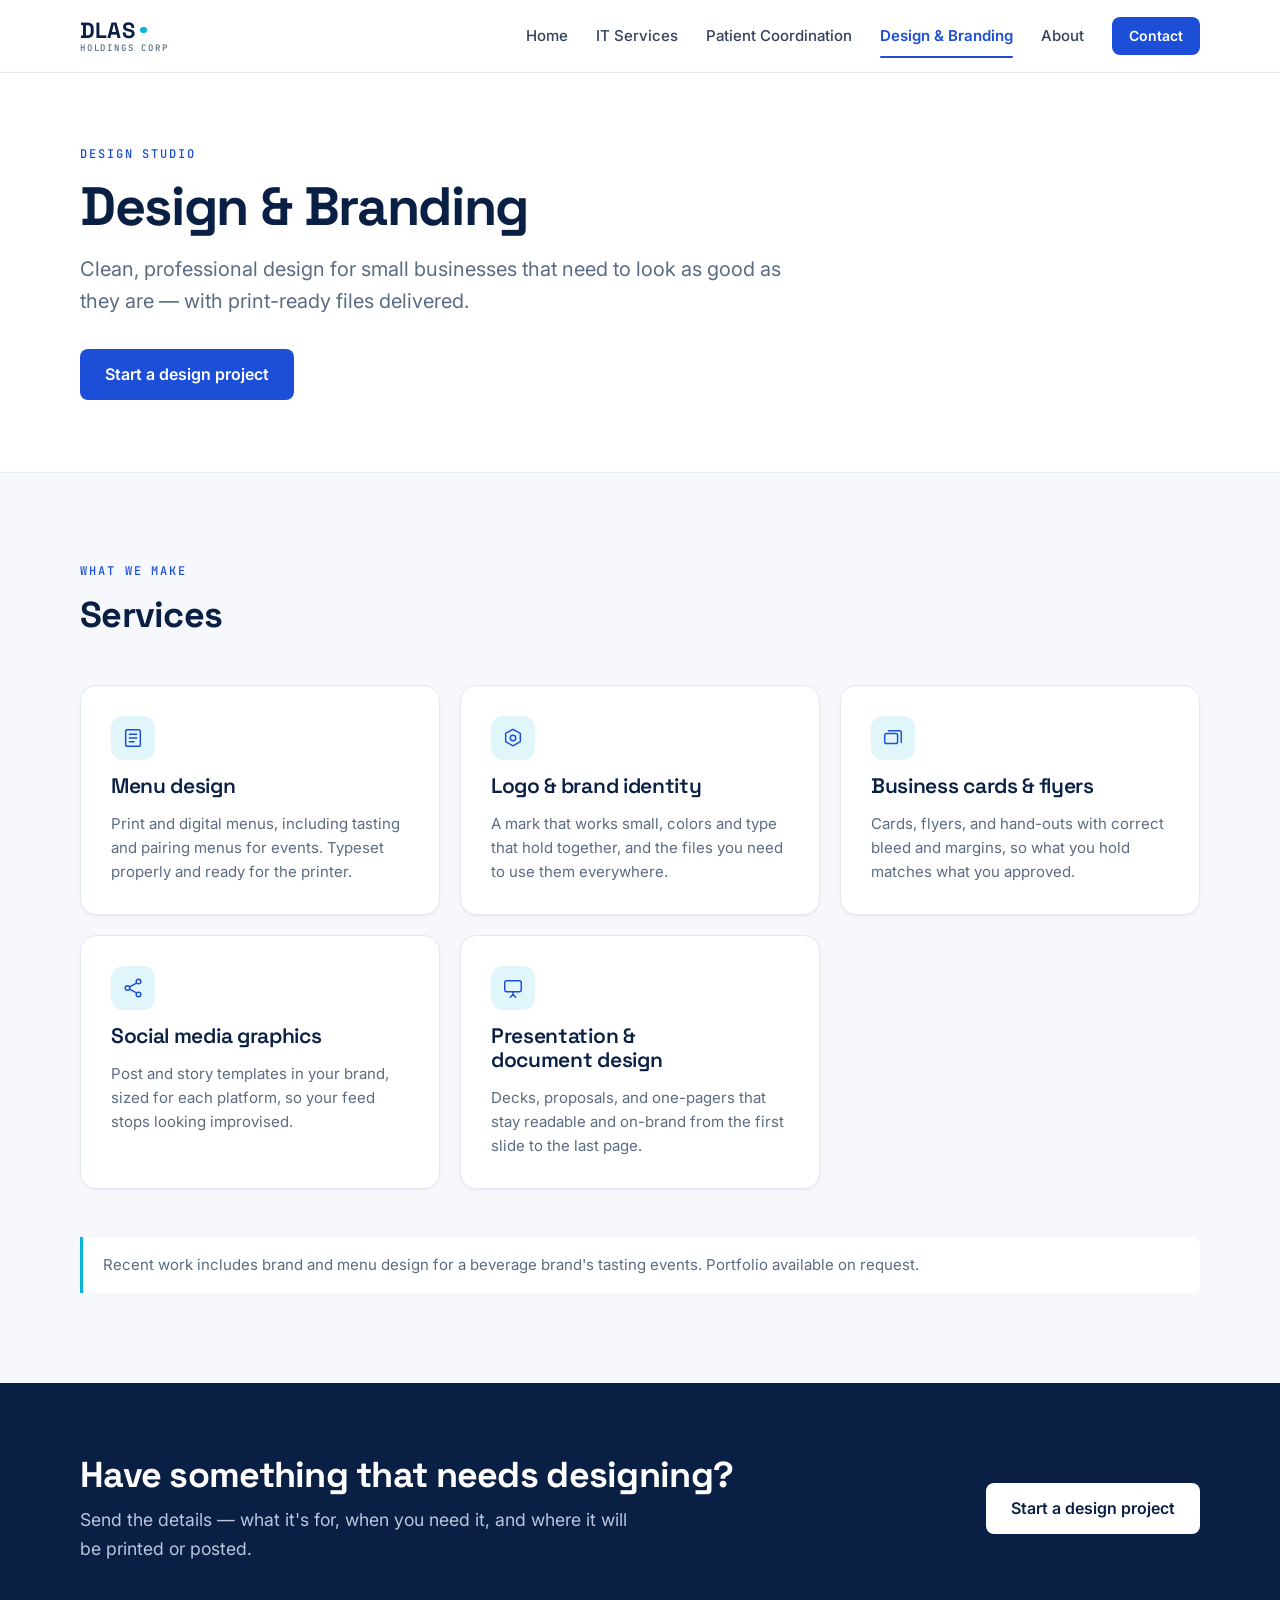
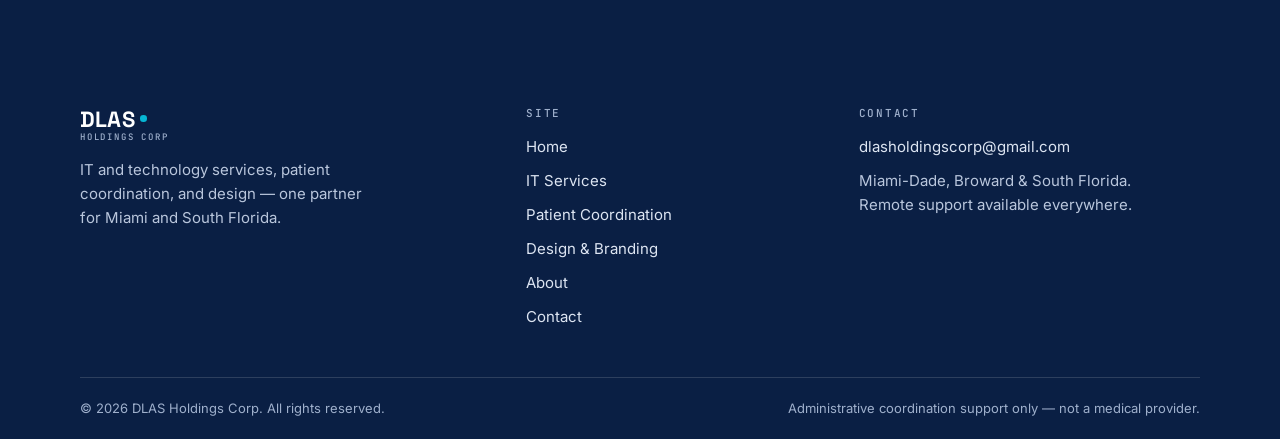
<file: design-branding.html>
<!DOCTYPE html>
<html lang="en">
<head>
  <meta charset="utf-8">
  <meta name="viewport" content="width=device-width, initial-scale=1">
  <title>Design &amp; Branding for Small Businesses | DLAS Holdings Corp</title>
  <meta name="description" content="Menu design, logos and brand identity, business cards, flyers, social graphics, and presentation design for restaurants, beverage brands, and small businesses in Miami.">
  <link rel="canonical" href="https://arthurjonhd.github.io/design-branding.html">
  <meta name="theme-color" content="#0A1F44">
  <meta property="og:type" content="website">
  <meta property="og:site_name" content="DLAS Holdings Corp">
  <meta property="og:locale" content="en_US">
  <meta property="og:title" content="Design &amp; Branding for Small Businesses | DLAS Holdings Corp">
  <meta property="og:description" content="Menu design, logos and brand identity, business cards, flyers, social graphics, and presentation design for restaurants, beverage brands, and small businesses in Miami.">
  <meta property="og:url" content="https://arthurjonhd.github.io/design-branding.html">
  <meta property="og:image" content="https://arthurjonhd.github.io/assets/img/og-cover.png">
  <meta property="og:image:width" content="1200">
  <meta property="og:image:height" content="630">
  <meta property="og:image:alt" content="DLAS Holdings Corp — technology, patient coordination and design services in Miami.">
  <meta name="twitter:card" content="summary_large_image">
  <meta name="twitter:title" content="Design &amp; Branding for Small Businesses | DLAS Holdings Corp">
  <meta name="twitter:description" content="Menu design, logos and brand identity, business cards, flyers, social graphics, and presentation design for restaurants, beverage brands, and small businesses in Miami.">
  <meta name="twitter:image" content="https://arthurjonhd.github.io/assets/img/og-cover.png">
  <link rel="icon" href="favicon.svg" type="image/svg+xml">
  <link rel="preconnect" href="https://fonts.googleapis.com">
  <link rel="preconnect" href="https://fonts.gstatic.com" crossorigin>
  <link rel="stylesheet" href="https://fonts.googleapis.com/css2?family=Inter:wght@400;500;600&amp;family=JetBrains+Mono:wght@500&amp;family=Space+Grotesk:wght@600;700&amp;display=swap">
  <link rel="stylesheet" href="assets/css/styles.css">
  <script>document.documentElement.classList.add("js");</script>
  <script src="assets/js/main.js" defer></script>
</head>
<body>
  <a class="skip-link" href="#main">Skip to content</a>

  <header class="site-header" data-header>
    <div class="container site-header__inner">
      <a class="brand" href="index.html" aria-label="DLAS Holdings Corp — home">
        <span class="brand__name" aria-hidden="true">DLAS<span class="brand__node"></span></span>
        <span class="brand__sub" aria-hidden="true">Holdings Corp</span>
      </a>

      <button class="nav-toggle" type="button" data-nav-toggle aria-expanded="false" aria-controls="site-nav" aria-label="Open menu">
        <svg class="icon nav-toggle__open" viewBox="0 0 24 24" fill="none" stroke="currentColor" stroke-width="1.6" stroke-linecap="round" aria-hidden="true" focusable="false"><path d="M4 7h16"/><path d="M4 12h16"/><path d="M4 17h16"/></svg>
        <svg class="icon nav-toggle__close" viewBox="0 0 24 24" fill="none" stroke="currentColor" stroke-width="1.6" stroke-linecap="round" aria-hidden="true" focusable="false"><path d="m6 6 12 12"/><path d="m18 6-12 12"/></svg>
      </button>

      <nav class="site-nav" id="site-nav" aria-label="Main">
        <ul class="nav__list">
          <li class="nav__item"><a class="nav__link" href="index.html">Home</a></li>
          <li class="nav__item"><a class="nav__link" href="it-services.html">IT Services</a></li>
          <li class="nav__item"><a class="nav__link" href="patient-coordination.html">Patient Coordination</a></li>
          <li class="nav__item"><a class="nav__link is-active" href="design-branding.html" aria-current="page">Design &amp; Branding</a></li>
          <li class="nav__item"><a class="nav__link" href="about.html">About</a></li>
          <li class="nav__item nav__item--cta"><a class="nav__cta btn btn--primary btn--sm" href="contact.html">Contact</a></li>
        </ul>
      </nav>
    </div>
  </header>

  <main id="main">
    <section class="page-hero">
      <div class="container">
        <span class="eyebrow">Design studio</span>
        <h1>Design &amp; Branding</h1>
        <p class="lead">Clean, professional design for small businesses that need to look as good as they are — with print-ready files delivered.</p>
        <div class="btn-row">
          <a class="btn btn--primary btn--lg" href="contact.html">Start a design project</a>
        </div>
      </div>
    </section>

    <section class="section">
      <div class="container">
        <div class="section__head reveal">
          <span class="eyebrow">What we make</span>
          <h2>Services</h2>
        </div>

        <div class="grid grid--3 reveal">
          <article class="card">
            <span class="icon-tile" aria-hidden="true">
              <svg class="icon" viewBox="0 0 24 24" fill="none" stroke="currentColor" stroke-width="1.6" stroke-linecap="round" stroke-linejoin="round" focusable="false"><rect x="4" y="3" width="16" height="18" rx="2"/><path d="M8 8h8M8 12h8M8 16h5"/></svg>
            </span>
            <h3>Menu design</h3>
            <p>Print and digital menus, including tasting and pairing menus for events. Typeset properly and ready for the printer.</p>
          </article>

          <article class="card">
            <span class="icon-tile" aria-hidden="true">
              <svg class="icon" viewBox="0 0 24 24" fill="none" stroke="currentColor" stroke-width="1.6" stroke-linecap="round" stroke-linejoin="round" focusable="false"><path d="m12 2.5 8 4.5v9l-8 4.5-8-4.5v-9Z"/><circle cx="12" cy="12" r="3"/></svg>
            </span>
            <h3>Logo &amp; brand identity</h3>
            <p>A mark that works small, colors and type that hold together, and the files you need to use them everywhere.</p>
          </article>

          <article class="card">
            <span class="icon-tile" aria-hidden="true">
              <svg class="icon" viewBox="0 0 24 24" fill="none" stroke="currentColor" stroke-width="1.6" stroke-linecap="round" stroke-linejoin="round" focusable="false"><rect x="3" y="7" width="14" height="11" rx="2"/><path d="M7 4h12a2 2 0 0 1 2 2v11"/></svg>
            </span>
            <h3>Business cards &amp; flyers</h3>
            <p>Cards, flyers, and hand-outs with correct bleed and margins, so what you hold matches what you approved.</p>
          </article>

          <article class="card">
            <span class="icon-tile" aria-hidden="true">
              <svg class="icon" viewBox="0 0 24 24" fill="none" stroke="currentColor" stroke-width="1.6" stroke-linecap="round" stroke-linejoin="round" focusable="false"><circle cx="18" cy="5" r="2.5"/><circle cx="6" cy="12" r="2.5"/><circle cx="18" cy="19" r="2.5"/><path d="m8.2 10.8 7.6-4.1M8.2 13.2l7.6 4.1"/></svg>
            </span>
            <h3>Social media graphics</h3>
            <p>Post and story templates in your brand, sized for each platform, so your feed stops looking improvised.</p>
          </article>

          <article class="card">
            <span class="icon-tile" aria-hidden="true">
              <svg class="icon" viewBox="0 0 24 24" fill="none" stroke="currentColor" stroke-width="1.6" stroke-linecap="round" stroke-linejoin="round" focusable="false"><rect x="3" y="4" width="18" height="12" rx="2"/><path d="M12 16v3"/><path d="m9 22 3-3 3 3"/></svg>
            </span>
            <h3>Presentation &amp; document design</h3>
            <p>Decks, proposals, and one-pagers that stay readable and on-brand from the first slide to the last page.</p>
          </article>
        </div>

        <p class="note u-mt-lg reveal">Recent work includes brand and menu design for a beverage brand's tasting events. Portfolio available on request.</p>
      </div>
    </section>

    <section class="section--ink cta-band">
      <div class="container cta-band__inner">
        <div>
          <h2>Have something that needs designing?</h2>
          <p>Send the details — what it's for, when you need it, and where it will be printed or posted.</p>
        </div>
        <a class="btn btn--invert btn--lg" href="contact.html">Start a design project</a>
      </div>
    </section>
  </main>

  <footer class="site-footer">
    <div class="container site-footer__grid">
      <div>
        <a class="brand" href="index.html" aria-label="DLAS Holdings Corp — home">
          <span class="brand__name" aria-hidden="true">DLAS<span class="brand__node"></span></span>
          <span class="brand__sub" aria-hidden="true">Holdings Corp</span>
        </a>
        <p class="site-footer__tagline">IT and technology services, patient coordination, and design — one partner for Miami and South Florida.</p>
      </div>

      <nav aria-label="Footer">
        <h2 class="footer__title">Site</h2>
        <ul class="footer__links">
          <li><a href="index.html">Home</a></li>
          <li><a href="it-services.html">IT Services</a></li>
          <li><a href="patient-coordination.html">Patient Coordination</a></li>
          <li><a href="design-branding.html">Design &amp; Branding</a></li>
          <li><a href="about.html">About</a></li>
          <li><a href="contact.html">Contact</a></li>
        </ul>
      </nav>

      <div>
        <h2 class="footer__title">Contact</h2>
        <div class="footer__meta">
          <p><a href="mailto:dlasholdingscorp@gmail.com">dlasholdingscorp@gmail.com</a></p>
          <p>Miami-Dade, Broward &amp; South Florida.<br>Remote support available everywhere.</p>
        </div>
      </div>
    </div>

    <div class="container site-footer__bar">
      <p>&copy; <span data-year>2026</span> DLAS Holdings Corp. All rights reserved.</p>
      <p>Administrative coordination support only — not a medical provider.</p>
    </div>
  </footer>
</body>
</html>
</file>
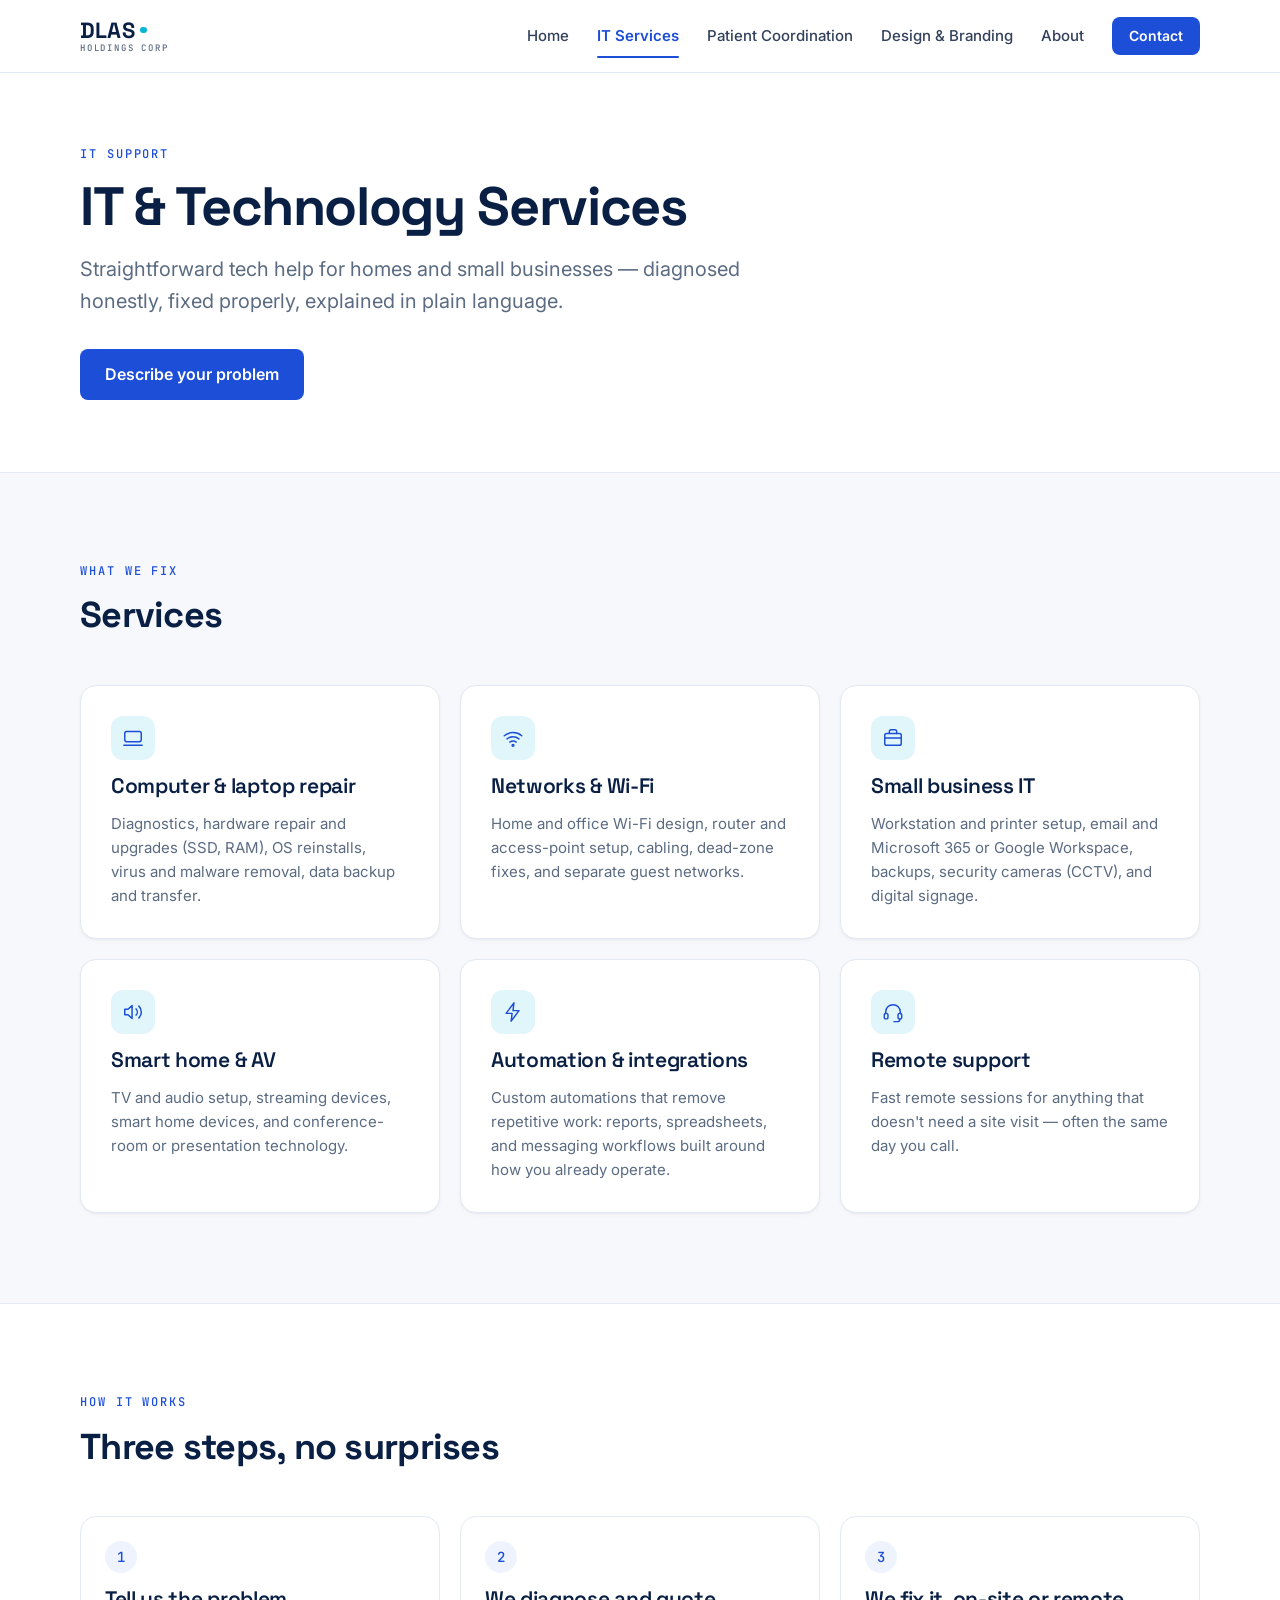
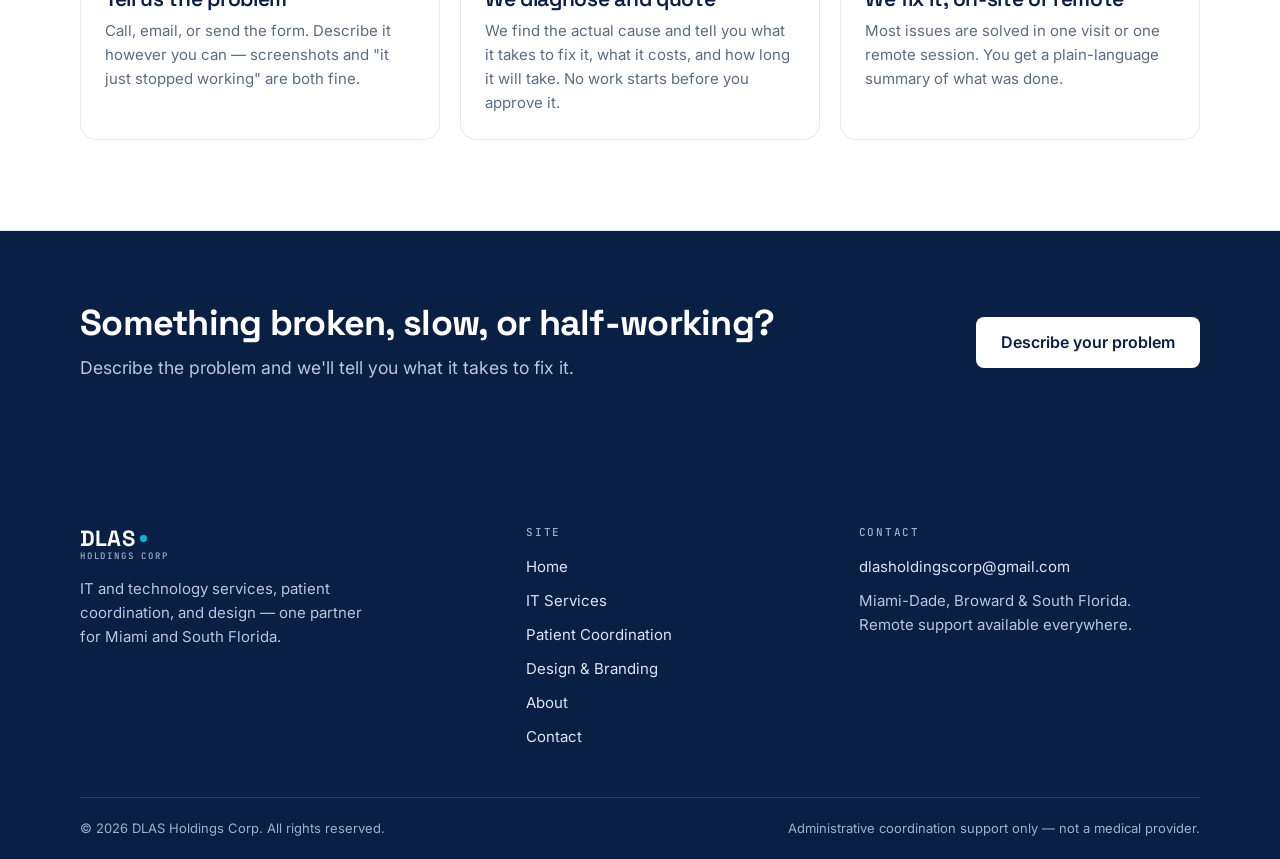
<file: it-services.html>
<!DOCTYPE html>
<html lang="en">
<head>
  <meta charset="utf-8">
  <meta name="viewport" content="width=device-width, initial-scale=1">
  <title>IT &amp; Technology Services in Miami | DLAS Holdings Corp</title>
  <meta name="description" content="Computer and laptop repair, Wi-Fi and network setup, small-business IT, smart home and AV, automation, and remote support in Miami &amp; South Florida.">
  <link rel="canonical" href="https://arthurjonhd.github.io/it-services.html">
  <meta name="theme-color" content="#0A1F44">
  <meta property="og:type" content="website">
  <meta property="og:site_name" content="DLAS Holdings Corp">
  <meta property="og:locale" content="en_US">
  <meta property="og:title" content="IT &amp; Technology Services in Miami | DLAS Holdings Corp">
  <meta property="og:description" content="Computer and laptop repair, Wi-Fi and network setup, small-business IT, smart home and AV, automation, and remote support in Miami &amp; South Florida.">
  <meta property="og:url" content="https://arthurjonhd.github.io/it-services.html">
  <meta property="og:image" content="https://arthurjonhd.github.io/assets/img/og-cover.png">
  <meta property="og:image:width" content="1200">
  <meta property="og:image:height" content="630">
  <meta property="og:image:alt" content="DLAS Holdings Corp — technology, patient coordination and design services in Miami.">
  <meta name="twitter:card" content="summary_large_image">
  <meta name="twitter:title" content="IT &amp; Technology Services in Miami | DLAS Holdings Corp">
  <meta name="twitter:description" content="Computer and laptop repair, Wi-Fi and network setup, small-business IT, smart home and AV, automation, and remote support in Miami &amp; South Florida.">
  <meta name="twitter:image" content="https://arthurjonhd.github.io/assets/img/og-cover.png">
  <link rel="icon" href="favicon.svg" type="image/svg+xml">
  <link rel="preconnect" href="https://fonts.googleapis.com">
  <link rel="preconnect" href="https://fonts.gstatic.com" crossorigin>
  <link rel="stylesheet" href="https://fonts.googleapis.com/css2?family=Inter:wght@400;500;600&amp;family=JetBrains+Mono:wght@500&amp;family=Space+Grotesk:wght@600;700&amp;display=swap">
  <link rel="stylesheet" href="assets/css/styles.css">
  <script>document.documentElement.classList.add("js");</script>
  <script src="assets/js/main.js" defer></script>
</head>
<body>
  <a class="skip-link" href="#main">Skip to content</a>

  <header class="site-header" data-header>
    <div class="container site-header__inner">
      <a class="brand" href="index.html" aria-label="DLAS Holdings Corp — home">
        <span class="brand__name" aria-hidden="true">DLAS<span class="brand__node"></span></span>
        <span class="brand__sub" aria-hidden="true">Holdings Corp</span>
      </a>

      <button class="nav-toggle" type="button" data-nav-toggle aria-expanded="false" aria-controls="site-nav" aria-label="Open menu">
        <svg class="icon nav-toggle__open" viewBox="0 0 24 24" fill="none" stroke="currentColor" stroke-width="1.6" stroke-linecap="round" aria-hidden="true" focusable="false"><path d="M4 7h16"/><path d="M4 12h16"/><path d="M4 17h16"/></svg>
        <svg class="icon nav-toggle__close" viewBox="0 0 24 24" fill="none" stroke="currentColor" stroke-width="1.6" stroke-linecap="round" aria-hidden="true" focusable="false"><path d="m6 6 12 12"/><path d="m18 6-12 12"/></svg>
      </button>

      <nav class="site-nav" id="site-nav" aria-label="Main">
        <ul class="nav__list">
          <li class="nav__item"><a class="nav__link" href="index.html">Home</a></li>
          <li class="nav__item"><a class="nav__link is-active" href="it-services.html" aria-current="page">IT Services</a></li>
          <li class="nav__item"><a class="nav__link" href="patient-coordination.html">Patient Coordination</a></li>
          <li class="nav__item"><a class="nav__link" href="design-branding.html">Design &amp; Branding</a></li>
          <li class="nav__item"><a class="nav__link" href="about.html">About</a></li>
          <li class="nav__item nav__item--cta"><a class="nav__cta btn btn--primary btn--sm" href="contact.html">Contact</a></li>
        </ul>
      </nav>
    </div>
  </header>

  <main id="main">
    <section class="page-hero">
      <div class="container">
        <span class="eyebrow">IT Support</span>
        <h1>IT &amp; Technology Services</h1>
        <p class="lead">Straightforward tech help for homes and small businesses — diagnosed honestly, fixed properly, explained in plain language.</p>
        <div class="btn-row">
          <a class="btn btn--primary btn--lg" href="contact.html">Describe your problem</a>
        </div>
      </div>
    </section>

    <section class="section">
      <div class="container">
        <div class="section__head reveal">
          <span class="eyebrow">What we fix</span>
          <h2>Services</h2>
        </div>

        <div class="grid grid--3 reveal">
          <article class="card">
            <span class="icon-tile" aria-hidden="true">
              <svg class="icon" viewBox="0 0 24 24" fill="none" stroke="currentColor" stroke-width="1.6" stroke-linecap="round" stroke-linejoin="round" focusable="false"><rect x="3" y="5" width="18" height="11" rx="2"/><path d="M2 20h20"/></svg>
            </span>
            <h3>Computer &amp; laptop repair</h3>
            <p>Diagnostics, hardware repair and upgrades (SSD, RAM), OS reinstalls, virus and malware removal, data backup and transfer.</p>
          </article>

          <article class="card">
            <span class="icon-tile" aria-hidden="true">
              <svg class="icon" viewBox="0 0 24 24" fill="none" stroke="currentColor" stroke-width="1.6" stroke-linecap="round" stroke-linejoin="round" focusable="false"><path d="M2.5 9.5a15 15 0 0 1 19 0"/><path d="M5.5 13a10.5 10.5 0 0 1 13 0"/><path d="M8.5 16.4a6 6 0 0 1 7 0"/><circle cx="12" cy="20" r="1"/></svg>
            </span>
            <h3>Networks &amp; Wi-Fi</h3>
            <p>Home and office Wi-Fi design, router and access-point setup, cabling, dead-zone fixes, and separate guest networks.</p>
          </article>

          <article class="card">
            <span class="icon-tile" aria-hidden="true">
              <svg class="icon" viewBox="0 0 24 24" fill="none" stroke="currentColor" stroke-width="1.6" stroke-linecap="round" stroke-linejoin="round" focusable="false"><rect x="3" y="7" width="18" height="13" rx="2"/><path d="M8 7V5a2 2 0 0 1 2-2h4a2 2 0 0 1 2 2v2"/><path d="M3 12h18"/></svg>
            </span>
            <h3>Small business IT</h3>
            <p>Workstation and printer setup, email and Microsoft 365 or Google Workspace, backups, security cameras (CCTV), and digital signage.</p>
          </article>

          <article class="card">
            <span class="icon-tile" aria-hidden="true">
              <svg class="icon" viewBox="0 0 24 24" fill="none" stroke="currentColor" stroke-width="1.6" stroke-linecap="round" stroke-linejoin="round" focusable="false"><path d="M11 5 6.5 9H3v6h3.5L11 19Z"/><path d="M15.4 8.6a5 5 0 0 1 0 6.8"/><path d="M18.4 5.6a9 9 0 0 1 0 12.8"/></svg>
            </span>
            <h3>Smart home &amp; AV</h3>
            <p>TV and audio setup, streaming devices, smart home devices, and conference-room or presentation technology.</p>
          </article>

          <article class="card">
            <span class="icon-tile" aria-hidden="true">
              <svg class="icon" viewBox="0 0 24 24" fill="none" stroke="currentColor" stroke-width="1.6" stroke-linecap="round" stroke-linejoin="round" focusable="false"><path d="M13 2 4.5 13.5H11l-1 8.5L18.5 10.5H12Z"/></svg>
            </span>
            <h3>Automation &amp; integrations</h3>
            <p>Custom automations that remove repetitive work: reports, spreadsheets, and messaging workflows built around how you already operate.</p>
          </article>

          <article class="card">
            <span class="icon-tile" aria-hidden="true">
              <svg class="icon" viewBox="0 0 24 24" fill="none" stroke="currentColor" stroke-width="1.6" stroke-linecap="round" stroke-linejoin="round" focusable="false"><path d="M4 14v-2a8 8 0 0 1 16 0v2"/><rect x="2.5" y="13.5" width="4" height="6" rx="1.6"/><rect x="17.5" y="13.5" width="4" height="6" rx="1.6"/><path d="M19.5 19.5v.4a2.6 2.6 0 0 1-2.6 2.6H13"/></svg>
            </span>
            <h3>Remote support</h3>
            <p>Fast remote sessions for anything that doesn't need a site visit — often the same day you call.</p>
          </article>
        </div>
      </div>
    </section>

    <section class="section section--surface">
      <div class="container">
        <div class="section__head reveal">
          <span class="eyebrow">How it works</span>
          <h2>Three steps, no surprises</h2>
        </div>

        <ol class="steps reveal">
          <li class="step">
            <h3>Tell us the problem</h3>
            <p>Call, email, or send the form. Describe it however you can — screenshots and "it just stopped working" are both fine.</p>
          </li>
          <li class="step">
            <h3>We diagnose and quote</h3>
            <p>We find the actual cause and tell you what it takes to fix it, what it costs, and how long it will take. No work starts before you approve it.</p>
          </li>
          <li class="step">
            <h3>We fix it, on-site or remote</h3>
            <p>Most issues are solved in one visit or one remote session. You get a plain-language summary of what was done.</p>
          </li>
        </ol>
      </div>
    </section>

    <section class="section--ink cta-band">
      <div class="container cta-band__inner">
        <div>
          <h2>Something broken, slow, or half-working?</h2>
          <p>Describe the problem and we'll tell you what it takes to fix it.</p>
        </div>
        <a class="btn btn--invert btn--lg" href="contact.html">Describe your problem</a>
      </div>
    </section>
  </main>

  <footer class="site-footer">
    <div class="container site-footer__grid">
      <div>
        <a class="brand" href="index.html" aria-label="DLAS Holdings Corp — home">
          <span class="brand__name" aria-hidden="true">DLAS<span class="brand__node"></span></span>
          <span class="brand__sub" aria-hidden="true">Holdings Corp</span>
        </a>
        <p class="site-footer__tagline">IT and technology services, patient coordination, and design — one partner for Miami and South Florida.</p>
      </div>

      <nav aria-label="Footer">
        <h2 class="footer__title">Site</h2>
        <ul class="footer__links">
          <li><a href="index.html">Home</a></li>
          <li><a href="it-services.html">IT Services</a></li>
          <li><a href="patient-coordination.html">Patient Coordination</a></li>
          <li><a href="design-branding.html">Design &amp; Branding</a></li>
          <li><a href="about.html">About</a></li>
          <li><a href="contact.html">Contact</a></li>
        </ul>
      </nav>

      <div>
        <h2 class="footer__title">Contact</h2>
        <div class="footer__meta">
          <p><a href="mailto:dlasholdingscorp@gmail.com">dlasholdingscorp@gmail.com</a></p>
          <p>Miami-Dade, Broward &amp; South Florida.<br>Remote support available everywhere.</p>
        </div>
      </div>
    </div>

    <div class="container site-footer__bar">
      <p>&copy; <span data-year>2026</span> DLAS Holdings Corp. All rights reserved.</p>
      <p>Administrative coordination support only — not a medical provider.</p>
    </div>
  </footer>
</body>
</html>
</file>
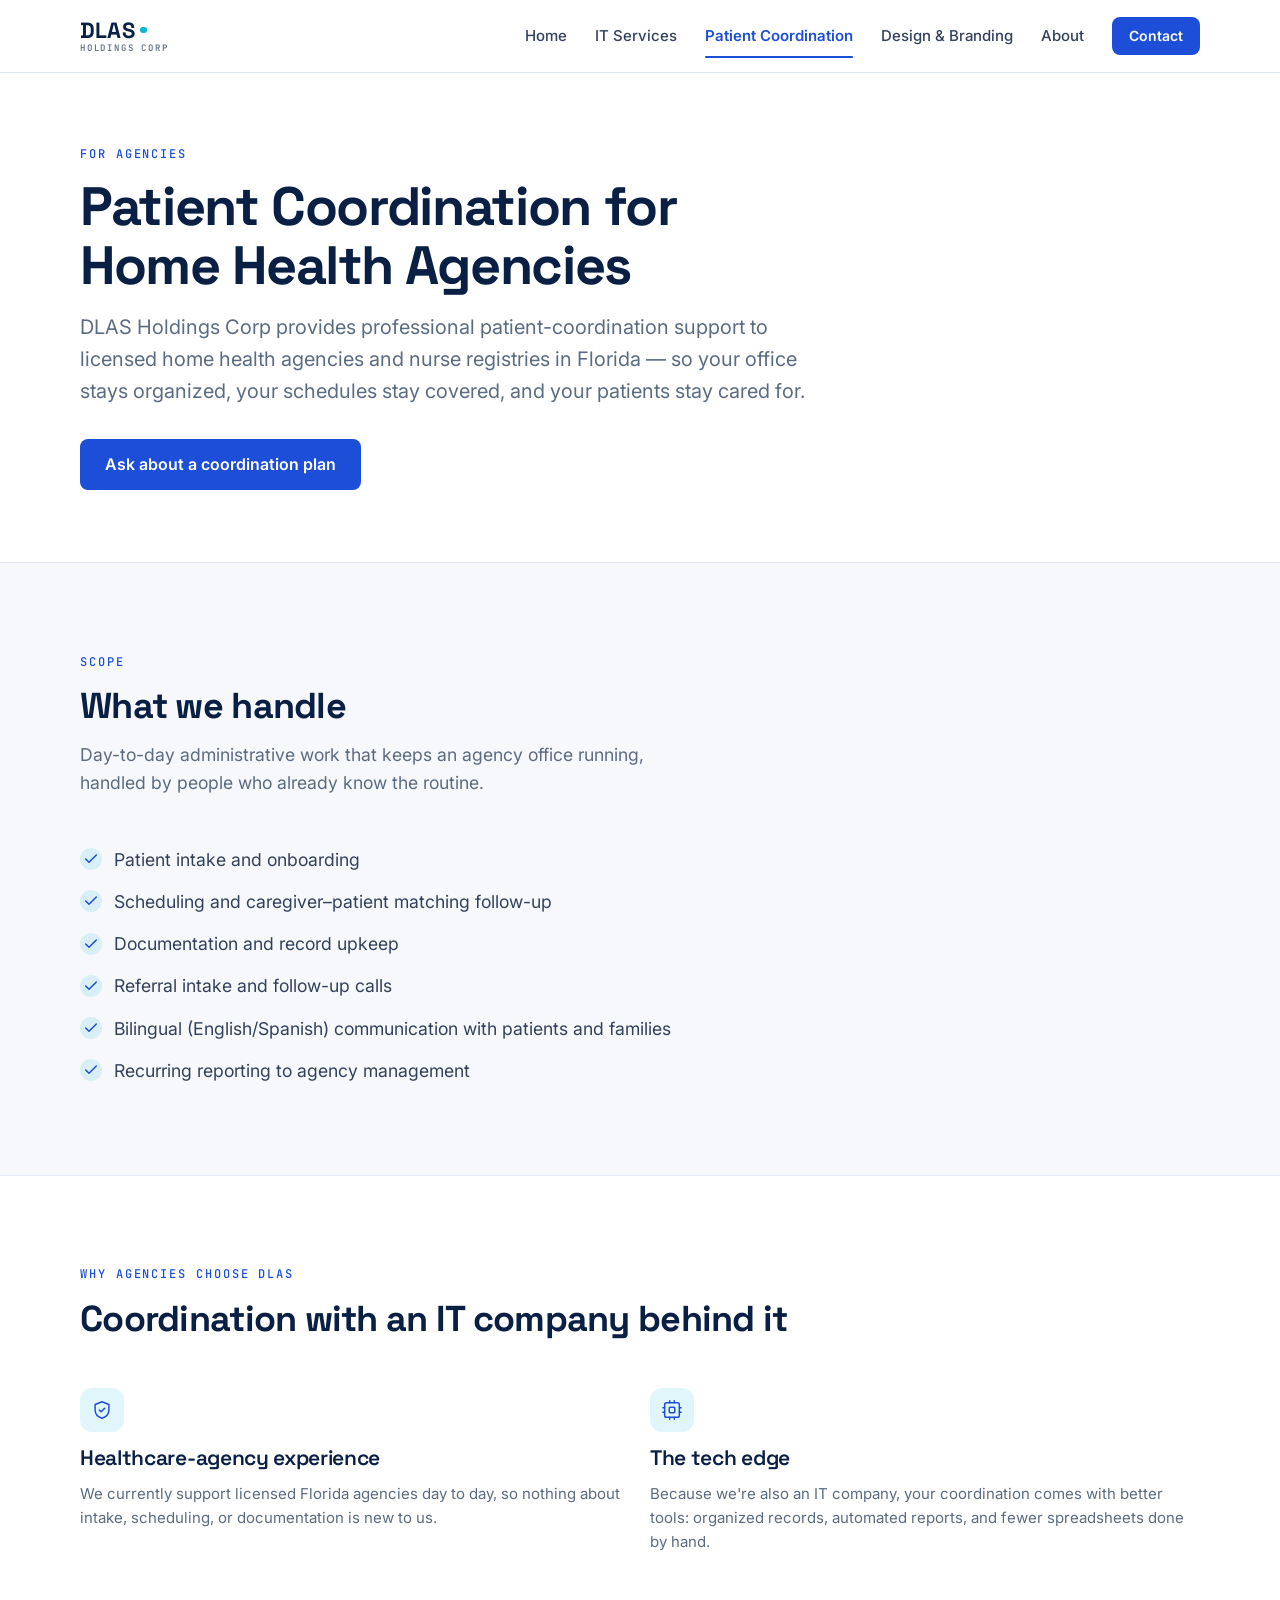
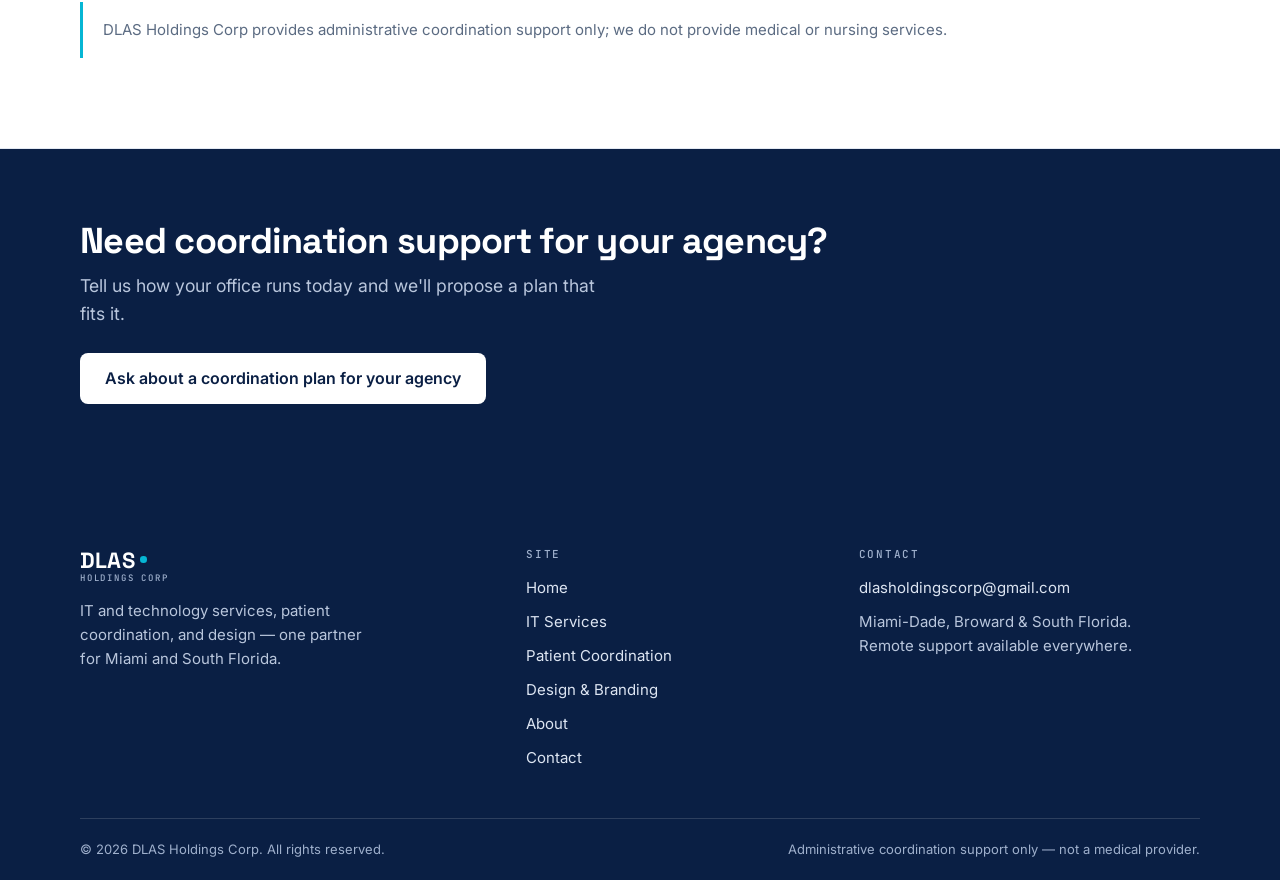
<file: patient-coordination.html>
<!DOCTYPE html>
<html lang="en">
<head>
  <meta charset="utf-8">
  <meta name="viewport" content="width=device-width, initial-scale=1">
  <title>Patient Coordination for Home Health Agencies | DLAS Holdings Corp</title>
  <meta name="description" content="Patient-coordination support for licensed Florida home health agencies and nurse registries: intake, scheduling, documentation, and bilingual family communication.">
  <link rel="canonical" href="https://arthurjonhd.github.io/patient-coordination.html">
  <meta name="theme-color" content="#0A1F44">
  <meta property="og:type" content="website">
  <meta property="og:site_name" content="DLAS Holdings Corp">
  <meta property="og:locale" content="en_US">
  <meta property="og:title" content="Patient Coordination for Home Health Agencies | DLAS Holdings Corp">
  <meta property="og:description" content="Patient-coordination support for licensed Florida home health agencies and nurse registries: intake, scheduling, documentation, and bilingual family communication.">
  <meta property="og:url" content="https://arthurjonhd.github.io/patient-coordination.html">
  <meta property="og:image" content="https://arthurjonhd.github.io/assets/img/og-cover.png">
  <meta property="og:image:width" content="1200">
  <meta property="og:image:height" content="630">
  <meta property="og:image:alt" content="DLAS Holdings Corp — technology, patient coordination and design services in Miami.">
  <meta name="twitter:card" content="summary_large_image">
  <meta name="twitter:title" content="Patient Coordination for Home Health Agencies | DLAS Holdings Corp">
  <meta name="twitter:description" content="Patient-coordination support for licensed Florida home health agencies and nurse registries: intake, scheduling, documentation, and bilingual family communication.">
  <meta name="twitter:image" content="https://arthurjonhd.github.io/assets/img/og-cover.png">
  <link rel="icon" href="favicon.svg" type="image/svg+xml">
  <link rel="preconnect" href="https://fonts.googleapis.com">
  <link rel="preconnect" href="https://fonts.gstatic.com" crossorigin>
  <link rel="stylesheet" href="https://fonts.googleapis.com/css2?family=Inter:wght@400;500;600&amp;family=JetBrains+Mono:wght@500&amp;family=Space+Grotesk:wght@600;700&amp;display=swap">
  <link rel="stylesheet" href="assets/css/styles.css">
  <script>document.documentElement.classList.add("js");</script>
  <script src="assets/js/main.js" defer></script>
</head>
<body>
  <a class="skip-link" href="#main">Skip to content</a>

  <header class="site-header" data-header>
    <div class="container site-header__inner">
      <a class="brand" href="index.html" aria-label="DLAS Holdings Corp — home">
        <span class="brand__name" aria-hidden="true">DLAS<span class="brand__node"></span></span>
        <span class="brand__sub" aria-hidden="true">Holdings Corp</span>
      </a>

      <button class="nav-toggle" type="button" data-nav-toggle aria-expanded="false" aria-controls="site-nav" aria-label="Open menu">
        <svg class="icon nav-toggle__open" viewBox="0 0 24 24" fill="none" stroke="currentColor" stroke-width="1.6" stroke-linecap="round" aria-hidden="true" focusable="false"><path d="M4 7h16"/><path d="M4 12h16"/><path d="M4 17h16"/></svg>
        <svg class="icon nav-toggle__close" viewBox="0 0 24 24" fill="none" stroke="currentColor" stroke-width="1.6" stroke-linecap="round" aria-hidden="true" focusable="false"><path d="m6 6 12 12"/><path d="m18 6-12 12"/></svg>
      </button>

      <nav class="site-nav" id="site-nav" aria-label="Main">
        <ul class="nav__list">
          <li class="nav__item"><a class="nav__link" href="index.html">Home</a></li>
          <li class="nav__item"><a class="nav__link" href="it-services.html">IT Services</a></li>
          <li class="nav__item"><a class="nav__link is-active" href="patient-coordination.html" aria-current="page">Patient Coordination</a></li>
          <li class="nav__item"><a class="nav__link" href="design-branding.html">Design &amp; Branding</a></li>
          <li class="nav__item"><a class="nav__link" href="about.html">About</a></li>
          <li class="nav__item nav__item--cta"><a class="nav__cta btn btn--primary btn--sm" href="contact.html">Contact</a></li>
        </ul>
      </nav>
    </div>
  </header>

  <main id="main">
    <section class="page-hero">
      <div class="container">
        <span class="eyebrow">For agencies</span>
        <h1>Patient Coordination for Home Health Agencies</h1>
        <p class="lead">DLAS Holdings Corp provides professional patient-coordination support to licensed home health agencies and nurse registries in Florida — so your office stays organized, your schedules stay covered, and your patients stay cared for.</p>
        <div class="btn-row">
          <a class="btn btn--primary btn--lg" href="contact.html">Ask about a coordination plan</a>
        </div>
      </div>
    </section>

    <section class="section">
      <div class="container container--narrow">
        <div class="section__head reveal">
          <span class="eyebrow">Scope</span>
          <h2>What we handle</h2>
          <p>Day-to-day administrative work that keeps an agency office running, handled by people who already know the routine.</p>
        </div>

        <ul class="checklist reveal" role="list">
          <li>
            <svg class="icon" viewBox="0 0 24 24" fill="none" stroke="currentColor" stroke-width="2.2" stroke-linecap="round" stroke-linejoin="round" aria-hidden="true" focusable="false"><polyline points="20 6 9 17 4 12"/></svg>
            <span>Patient intake and onboarding</span>
          </li>
          <li>
            <svg class="icon" viewBox="0 0 24 24" fill="none" stroke="currentColor" stroke-width="2.2" stroke-linecap="round" stroke-linejoin="round" aria-hidden="true" focusable="false"><polyline points="20 6 9 17 4 12"/></svg>
            <span>Scheduling and caregiver–patient matching follow-up</span>
          </li>
          <li>
            <svg class="icon" viewBox="0 0 24 24" fill="none" stroke="currentColor" stroke-width="2.2" stroke-linecap="round" stroke-linejoin="round" aria-hidden="true" focusable="false"><polyline points="20 6 9 17 4 12"/></svg>
            <span>Documentation and record upkeep</span>
          </li>
          <li>
            <svg class="icon" viewBox="0 0 24 24" fill="none" stroke="currentColor" stroke-width="2.2" stroke-linecap="round" stroke-linejoin="round" aria-hidden="true" focusable="false"><polyline points="20 6 9 17 4 12"/></svg>
            <span>Referral intake and follow-up calls</span>
          </li>
          <li>
            <svg class="icon" viewBox="0 0 24 24" fill="none" stroke="currentColor" stroke-width="2.2" stroke-linecap="round" stroke-linejoin="round" aria-hidden="true" focusable="false"><polyline points="20 6 9 17 4 12"/></svg>
            <span>Bilingual (English/Spanish) communication with patients and families</span>
          </li>
          <li>
            <svg class="icon" viewBox="0 0 24 24" fill="none" stroke="currentColor" stroke-width="2.2" stroke-linecap="round" stroke-linejoin="round" aria-hidden="true" focusable="false"><polyline points="20 6 9 17 4 12"/></svg>
            <span>Recurring reporting to agency management</span>
          </li>
        </ul>
      </div>
    </section>

    <section class="section section--surface">
      <div class="container">
        <div class="section__head reveal">
          <span class="eyebrow">Why agencies choose DLAS</span>
          <h2>Coordination with an IT company behind it</h2>
        </div>

        <div class="grid grid--2 reveal">
          <div class="feature">
            <span class="icon-tile" aria-hidden="true">
              <svg class="icon" viewBox="0 0 24 24" fill="none" stroke="currentColor" stroke-width="1.6" stroke-linecap="round" stroke-linejoin="round" focusable="false"><path d="M12 3 4.5 6v6c0 4.5 3.2 7.6 7.5 9 4.3-1.4 7.5-4.5 7.5-9V6Z"/><polyline points="9 12 11 14 15 10"/></svg>
            </span>
            <h3>Healthcare-agency experience</h3>
            <p>We currently support licensed Florida agencies day to day, so nothing about intake, scheduling, or documentation is new to us.</p>
          </div>

          <div class="feature">
            <span class="icon-tile" aria-hidden="true">
              <svg class="icon" viewBox="0 0 24 24" fill="none" stroke="currentColor" stroke-width="1.6" stroke-linecap="round" stroke-linejoin="round" focusable="false"><rect x="4" y="4" width="16" height="16" rx="2"/><rect x="9" y="9" width="6" height="6" rx="1"/><path d="M9.5 2v2M14.5 2v2M9.5 20v2M14.5 20v2M2 9.5h2M2 14.5h2M20 9.5h2M20 14.5h2"/></svg>
            </span>
            <h3>The tech edge</h3>
            <p>Because we're also an IT company, your coordination comes with better tools: organized records, automated reports, and fewer spreadsheets done by hand.</p>
          </div>
        </div>

        <p class="note u-mt-lg reveal">DLAS Holdings Corp provides administrative coordination support only; we do not provide medical or nursing services.</p>
      </div>
    </section>

    <section class="section--ink cta-band">
      <div class="container cta-band__inner">
        <div>
          <h2>Need coordination support for your agency?</h2>
          <p>Tell us how your office runs today and we'll propose a plan that fits it.</p>
        </div>
        <a class="btn btn--invert btn--lg" href="contact.html">Ask about a coordination plan for your agency</a>
      </div>
    </section>
  </main>

  <footer class="site-footer">
    <div class="container site-footer__grid">
      <div>
        <a class="brand" href="index.html" aria-label="DLAS Holdings Corp — home">
          <span class="brand__name" aria-hidden="true">DLAS<span class="brand__node"></span></span>
          <span class="brand__sub" aria-hidden="true">Holdings Corp</span>
        </a>
        <p class="site-footer__tagline">IT and technology services, patient coordination, and design — one partner for Miami and South Florida.</p>
      </div>

      <nav aria-label="Footer">
        <h2 class="footer__title">Site</h2>
        <ul class="footer__links">
          <li><a href="index.html">Home</a></li>
          <li><a href="it-services.html">IT Services</a></li>
          <li><a href="patient-coordination.html">Patient Coordination</a></li>
          <li><a href="design-branding.html">Design &amp; Branding</a></li>
          <li><a href="about.html">About</a></li>
          <li><a href="contact.html">Contact</a></li>
        </ul>
      </nav>

      <div>
        <h2 class="footer__title">Contact</h2>
        <div class="footer__meta">
          <p><a href="mailto:dlasholdingscorp@gmail.com">dlasholdingscorp@gmail.com</a></p>
          <p>Miami-Dade, Broward &amp; South Florida.<br>Remote support available everywhere.</p>
        </div>
      </div>
    </div>

    <div class="container site-footer__bar">
      <p>&copy; <span data-year>2026</span> DLAS Holdings Corp. All rights reserved.</p>
      <p>Administrative coordination support only — not a medical provider.</p>
    </div>
  </footer>
</body>
</html>
</file>
<file: assets/css/styles.css>
/* ==========================================================================
   DLAS Holdings Corp — styles.css
   Single stylesheet, no build step. Sections in order:
   1. Tokens  2. Reset  3. Base type  4. Layout  5. Header/nav  6. Footer
   7. Components  8. Page blocks  9. Forms  10. Utilities  11. Motion & print
   ========================================================================== */

/* 1. Tokens ================================================================ */

:root {
  /* Brand palette */
  --bg: #F6F8FB;
  --surface: #FFFFFF;
  --ink: #0A1F44;
  --text: #33415C;
  --muted: #5B6B82;
  --primary: #1D4ED8;
  --primary-d: #1E40AF;
  --accent: #06B6D4;
  --border: #E3E9F2;

  /* Derived tints (kept as literal values so tokens stay copy-pasteable) */
  --border-strong: #CFDCEF;
  --primary-soft: #D7E2FB;
  --primary-wash: #EEF3FE;
  --accent-wash: rgba(6, 182, 212, 0.12);
  --ink-text: #DDE5F2;        /* body text on --ink (9.3:1) */
  --ink-line: rgba(255, 255, 255, 0.14);
  --success-bg: #ECFDF5;
  --success-line: #A7F3D0;
  --success-ink: #065F46;
  --danger: #B42318;
  --danger-bg: #FEF2F2;
  --danger-line: #FBCFCB;

  /* Focus ring — overridden to white inside dark sections */
  --focus: var(--primary);

  /* Type */
  --font-display: "Space Grotesk", "Segoe UI", system-ui, sans-serif;
  --font-body: Inter, "Segoe UI", system-ui, -apple-system, sans-serif;
  --font-mono: "JetBrains Mono", ui-monospace, "Cascadia Mono", Consolas, monospace;

  /* Space & shape */
  --gutter: clamp(1.25rem, 4vw, 2rem);
  --container: 70rem;          /* 1120px */
  --container-narrow: 52rem;
  --section-y: clamp(3.5rem, 7vw, 6rem);
  --radius: 8px;
  --radius-lg: 16px;
  --shadow-sm: 0 1px 2px rgba(10, 31, 68, 0.04), 0 2px 8px -4px rgba(10, 31, 68, 0.08);
  --shadow-md: 0 2px 4px rgba(10, 31, 68, 0.05), 0 16px 32px -20px rgba(10, 31, 68, 0.35);
  --shadow-header: 0 1px 0 var(--border), 0 10px 26px -22px rgba(10, 31, 68, 0.55);
}

/* 2. Reset ================================================================= */

*,
*::before,
*::after { box-sizing: border-box; }

* { margin: 0; }

html {
  -webkit-text-size-adjust: 100%;
  scroll-behavior: smooth;
  scroll-padding-top: 6rem;
}

body {
  min-height: 100vh;
  background: var(--bg);
  color: var(--text);
  font-family: var(--font-body);
  font-size: clamp(1rem, 0.96rem + 0.18vw, 1.125rem);
  line-height: 1.6;
  -webkit-font-smoothing: antialiased;
  text-rendering: optimizeLegibility;
}

img,
svg { display: block; max-width: 100%; }

svg { height: auto; }

input,
select,
textarea,
button { font: inherit; color: inherit; }

button { cursor: pointer; }

ul,
ol { padding: 0; list-style: none; }

a { color: var(--primary); text-underline-offset: 0.18em; }

a:hover { color: var(--primary-d); }

:focus-visible {
  outline: 3px solid var(--focus);
  outline-offset: 2px;
  border-radius: 2px;
}

::selection { background: var(--primary-soft); color: var(--ink); }

/* 3. Base type ============================================================= */

h1, h2, h3, h4 {
  font-family: var(--font-display);
  color: var(--ink);
  font-weight: 700;
  line-height: 1.15;
  letter-spacing: -0.015em;
  text-wrap: balance;
}

h1 { font-size: clamp(2.125rem, 1.55rem + 2.6vw, 3.375rem); line-height: 1.08; letter-spacing: -0.025em; }
h2 { font-size: clamp(1.625rem, 1.3rem + 1.5vw, 2.25rem); letter-spacing: -0.02em; }
h3 { font-size: clamp(1.125rem, 1.05rem + 0.35vw, 1.3125rem); font-weight: 600; }
h4 { font-size: 1rem; font-weight: 600; }

p { text-wrap: pretty; }

.eyebrow {
  display: block;
  margin-bottom: 0.875rem;
  font-family: var(--font-mono);
  font-size: 0.75rem;
  font-weight: 500;
  letter-spacing: 0.16em;
  text-transform: uppercase;
  color: var(--primary);
}

.lead {
  font-size: clamp(1.0625rem, 1rem + 0.4vw, 1.25rem);
  color: var(--muted);
  max-width: 56ch;
}

.section__head { max-width: 48rem; margin-bottom: clamp(2rem, 4vw, 3rem); }
.section__head p { margin-top: 0.875rem; color: var(--muted); max-width: 52ch; }

/* 4. Layout ================================================================ */

.container {
  width: min(100% - (var(--gutter) * 2), var(--container));
  margin-inline: auto;
}

/* Narrow measure for prose-like blocks. The container itself stays full width
   so narrow sections keep the same left alignment line as every other section;
   only the children are capped. Add .container--center to centre them (404). */
.container--narrow > * { max-width: var(--container-narrow); }
.container--center > * { margin-inline: auto; }

.section { padding-block: var(--section-y); }
.section--tight { padding-block: clamp(2.5rem, 5vw, 4rem); }
.section--surface { background: var(--surface); border-block: 1px solid var(--border); }

.section--ink {
  --focus: #FFFFFF;
  background: var(--ink);
  color: var(--ink-text);
}

.section--ink h2,
.section--ink h3 { color: #FFFFFF; }

.grid { display: grid; gap: 1.25rem; }

@media (min-width: 40em) {
  .grid--2 { grid-template-columns: repeat(2, 1fr); }
  .grid--3 { grid-template-columns: repeat(2, 1fr); }
}

@media (min-width: 40em) {
  .grid--4 { grid-template-columns: repeat(2, 1fr); gap: 2rem 1.5rem; }
}

@media (min-width: 64em) {
  .grid--3 { grid-template-columns: repeat(3, 1fr); }
  .grid--4 { grid-template-columns: repeat(4, 1fr); }
}

.skip-link {
  position: absolute;
  top: 0.5rem;
  left: 0.5rem;
  z-index: 100;
  padding: 0.75rem 1rem;
  border-radius: var(--radius);
  background: var(--surface);
  color: var(--primary);
  font-weight: 600;
  text-decoration: none;
  box-shadow: var(--shadow-md);
  /* opacity keeps the drop shadow from bleeding into the header while parked */
  opacity: 0;
  transform: translateY(-150%);
  transition: transform 0.18s ease, opacity 0.18s ease;
}

.skip-link:focus { opacity: 1; transform: translateY(0); }

/* 5. Header & navigation =================================================== */

.site-header {
  position: sticky;
  top: 0;
  z-index: 50;
  background: var(--surface);
  border-bottom: 1px solid var(--border);
  transition: box-shadow 0.2s ease;
}

.site-header.is-scrolled { box-shadow: var(--shadow-header); }

.site-header__inner {
  display: flex;
  align-items: center;
  justify-content: space-between;
  gap: 1rem;
  min-height: 4.5rem;
}

.brand {
  display: inline-flex;
  flex-direction: column;
  gap: 0.2rem;
  text-decoration: none;
  line-height: 1;
}

.brand__name {
  display: inline-flex;
  align-items: center;
  gap: 0.24em;
  font-family: var(--font-display);
  font-size: 1.375rem;
  font-weight: 700;
  letter-spacing: 0.01em;
  color: var(--ink);
}

.brand__node {
  width: 0.3em;
  height: 0.3em;
  border-radius: 50%;
  background: var(--accent);
}

.brand__sub {
  font-family: var(--font-mono);
  font-size: 0.5625rem;
  font-weight: 500;
  letter-spacing: 0.2em;
  text-transform: uppercase;
  color: var(--muted);
}

.brand:hover .brand__name { color: var(--primary); }

.nav-toggle {
  display: none;
  align-items: center;
  justify-content: center;
  width: 2.75rem;
  height: 2.75rem;
  margin-right: -0.5rem;
  border: 1px solid var(--border);
  border-radius: var(--radius);
  background: var(--surface);
  color: var(--ink);
}

.nav-toggle:hover { border-color: var(--border-strong); color: var(--primary); }
.nav-toggle__close { display: none; }
.site-header.is-nav-open .nav-toggle__open { display: none; }
.site-header.is-nav-open .nav-toggle__close { display: block; }

.nav__list {
  display: flex;
  align-items: center;
  gap: clamp(1rem, 2.2vw, 1.75rem);
}

.nav__link {
  position: relative;
  display: inline-block;
  padding-block: 0.25rem;
  font-size: 0.9375rem;
  font-weight: 500;
  color: var(--text);
  text-decoration: none;
}

.nav__link:hover { color: var(--primary); }

.nav__link.is-active { color: var(--primary); font-weight: 600; }

.nav__link.is-active::after {
  content: "";
  position: absolute;
  left: 0;
  right: 0;
  bottom: -0.35rem;
  height: 2px;
  border-radius: 2px;
  background: var(--primary);
}

.nav__cta.is-active { background: var(--primary-d); }

/* Between the hamburger breakpoint and ~1024px the six labels only fit on one
   line if the nav tightens up. */
@media (min-width: 48em) and (max-width: 63.99em) {
  .nav__list { gap: 0.875rem; }
  .nav__link { font-size: 0.875rem; }
  .nav__cta { padding: 0.5625rem 0.8125rem; font-size: 0.8125rem; }
  .brand__name { font-size: 1.25rem; }
  .brand__sub { font-size: 0.5rem; letter-spacing: 0.18em; }
}

@media (max-width: 47.99em) {
  .nav-toggle { display: inline-flex; }
  html:not(.js) .nav-toggle { display: none; }

  .site-nav {
    position: absolute;
    top: 100%;
    left: 0;
    right: 0;
    padding: 0.5rem var(--gutter) 1.5rem;
    background: var(--surface);
    border-bottom: 1px solid var(--border);
    box-shadow: var(--shadow-md);
  }

  html.js .site-nav { display: none; }
  html.js .site-header.is-nav-open .site-nav { display: block; }

  .site-header__inner { position: relative; }

  .nav__list {
    flex-direction: column;
    align-items: stretch;
    gap: 0;
  }

  .nav__item + .nav__item { border-top: 1px solid var(--border); }

  .nav__link {
    display: block;
    padding-block: 0.9rem;
    font-size: 1.0625rem;
  }

  .nav__link.is-active::after { content: none; }

  .nav__item--cta { margin-top: 1rem; border-top: 0; }
  .nav__cta { justify-content: center; width: 100%; padding-block: 0.9rem; }
}

/* 6. Footer ================================================================ */

.site-footer {
  --focus: #FFFFFF;
  background: var(--ink);
  color: var(--ink-text);
  padding-block: clamp(3rem, 6vw, 4.5rem) 0;
}

.site-footer__grid {
  display: grid;
  gap: 2.5rem;
  padding-bottom: 3rem;
}

@media (min-width: 48em) {
  .site-footer__grid { grid-template-columns: 1.4fr 1fr 1.2fr; gap: 3rem; }
}

.site-footer .brand__name { color: #FFFFFF; }
.site-footer .brand__sub { color: #9FB0CC; }
.site-footer .brand:hover .brand__name { color: var(--accent); }

.site-footer__tagline {
  margin-top: 1rem;
  max-width: 34ch;
  font-size: 0.9375rem;
  color: #B9C6DC;
}

.footer__title {
  margin-bottom: 1rem;
  font-family: var(--font-mono);
  font-size: 0.6875rem;
  font-weight: 500;
  letter-spacing: 0.16em;
  text-transform: uppercase;
  color: #9FB0CC;
}

.footer__links { display: grid; gap: 0.625rem; font-size: 0.9375rem; }

.site-footer a {
  color: var(--ink-text);
  text-decoration: none;
}

.site-footer a:hover { color: #FFFFFF; text-decoration: underline; }

.footer__meta { font-size: 0.9375rem; color: #B9C6DC; display: grid; gap: 0.625rem; }

.site-footer__bar {
  display: flex;
  flex-wrap: wrap;
  gap: 0.5rem 1.5rem;
  justify-content: space-between;
  padding-block: 1.25rem;
  border-top: 1px solid var(--ink-line);
  font-size: 0.8125rem;
  color: #9FB0CC;
}

/* 7. Components ============================================================ */

/* Buttons */
.btn {
  display: inline-flex;
  align-items: center;
  justify-content: center;
  gap: 0.5rem;
  padding: 0.8125rem 1.25rem;
  border: 1px solid transparent;
  border-radius: var(--radius);
  font-size: 0.9375rem;
  font-weight: 600;
  line-height: 1.2;
  text-decoration: none;
  white-space: nowrap;
  transition: background-color 0.18s ease, border-color 0.18s ease, color 0.18s ease,
    box-shadow 0.18s ease, transform 0.18s ease;
}

.btn .icon { width: 1.125rem; height: 1.125rem; flex: none; }

.btn--primary { background: var(--primary); color: #FFFFFF; }
.btn--primary:hover { background: var(--primary-d); color: #FFFFFF; transform: translateY(-1px); box-shadow: var(--shadow-md); }
.btn--primary:active { transform: none; box-shadow: none; }

.btn--secondary { background: var(--surface); color: var(--primary); border-color: var(--primary-soft); }
.btn--secondary:hover { background: var(--primary-wash); border-color: var(--primary); color: var(--primary-d); }

.btn--invert { background: #FFFFFF; color: var(--ink); }
.btn--invert:hover { background: var(--primary-wash); color: var(--ink); transform: translateY(-1px); }

.btn--sm { padding: 0.625rem 1rem; font-size: 0.875rem; }
.btn--lg { padding: 0.9375rem 1.5rem; font-size: 1rem; }

.btn-row { display: flex; flex-wrap: wrap; gap: 0.75rem; }

/* On the narrowest screens equal, full-width buttons read as one clear stack. */
@media (max-width: 29.99em) {
  .btn-row .btn { flex: 1 1 100%; }
}

/* Link with arrow */
.link-arrow {
  display: inline-flex;
  align-items: center;
  gap: 0.4rem;
  font-size: 0.9375rem;
  font-weight: 600;
  text-decoration: none;
}

.link-arrow .icon { width: 1.0625rem; height: 1.0625rem; transition: transform 0.18s ease; }
.link-arrow:hover .icon { transform: translateX(3px); }

/* Icon tile */
.icon-tile {
  display: grid;
  place-items: center;
  width: 2.75rem;
  height: 2.75rem;
  border-radius: 12px;
  background: var(--accent-wash);
  color: var(--primary);
}

.icon-tile .icon { width: 1.375rem; height: 1.375rem; }

.icon { width: 1.5rem; height: 1.5rem; flex: none; }

/* Cards */
.card {
  position: relative;
  display: flex;
  flex-direction: column;
  align-items: flex-start;
  gap: 0.875rem;
  padding: clamp(1.375rem, 2.5vw, 1.875rem);
  background: var(--surface);
  border: 1px solid var(--border);
  border-radius: var(--radius-lg);
  box-shadow: var(--shadow-sm);
  transition: border-color 0.18s ease, box-shadow 0.18s ease, transform 0.18s ease;
}

.card p { color: var(--muted); font-size: 0.9375rem; }

.card--link:hover,
.card--link:focus-within {
  border-color: var(--border-strong);
  box-shadow: var(--shadow-md);
  transform: translateY(-2px);
}

.card__link { color: var(--ink); text-decoration: none; }

/* Whole card is the click target; the heading link stays the accessible name. */
.card__link::after {
  content: "";
  position: absolute;
  inset: 0;
  border-radius: inherit;
}

.card--link:hover .card__link { color: var(--primary); }

.card__cta { margin-top: auto; padding-top: 0.5rem; color: var(--primary); }

.card--link:hover .card__cta .icon,
.card--link:focus-within .card__cta .icon { transform: translateX(3px); }

/* Feature (icon + text, no border) */
.feature { display: flex; flex-direction: column; gap: 0.75rem; }
.feature h3 { margin-top: 0.125rem; }
.feature p { color: var(--muted); font-size: 0.9375rem; }

/* Numbered steps */
.steps { counter-reset: step; display: grid; gap: 1.25rem; }

@media (min-width: 48em) {
  .steps { grid-template-columns: repeat(3, 1fr); }
}

.step {
  position: relative;
  padding: 1.5rem;
  background: var(--surface);
  border: 1px solid var(--border);
  border-radius: var(--radius-lg);
}

.step::before {
  counter-increment: step;
  content: counter(step);
  display: grid;
  place-items: center;
  width: 2rem;
  height: 2rem;
  margin-bottom: 0.875rem;
  border-radius: 50%;
  background: var(--primary-wash);
  color: var(--primary);
  font-family: var(--font-mono);
  font-size: 0.875rem;
  font-weight: 500;
}

.step p { margin-top: 0.5rem; color: var(--muted); font-size: 0.9375rem; }

/* Checklist */
.checklist { display: grid; gap: 0.875rem; }

@media (min-width: 40em) {
  .checklist--2 { grid-template-columns: repeat(2, 1fr); gap: 0.875rem 2rem; }
}

.checklist li {
  display: grid;
  grid-template-columns: 1.375rem 1fr;
  gap: 0.75rem;
  align-items: start;
}

.checklist .icon {
  width: 1.375rem;
  height: 1.375rem;
  margin-top: 0.15rem;
  padding: 0.1875rem;
  border-radius: 50%;
  background: var(--accent-wash);
  color: var(--primary);
}

/* Note / callout */
.note {
  padding: 1rem 1.25rem;
  border-left: 3px solid var(--accent);
  border-radius: 0 var(--radius) var(--radius) 0;
  background: var(--surface);
  font-size: 0.9375rem;
  color: var(--muted);
}

.badge {
  display: inline-flex;
  align-items: center;
  gap: 0.4rem;
  padding: 0.375rem 0.75rem;
  border: 1px solid var(--primary-soft);
  border-radius: 999px;
  background: var(--primary-wash);
  font-family: var(--font-mono);
  font-size: 0.75rem;
  font-weight: 500;
  letter-spacing: 0.06em;
  color: var(--primary-d);
}

/* 8. Page blocks =========================================================== */

/* Hero (home) */
.hero {
  position: relative;
  overflow: hidden;
  padding-block: clamp(3.5rem, 8vw, 6.5rem) clamp(3rem, 6vw, 5rem);
  background: linear-gradient(180deg, #FFFFFF 0%, var(--bg) 70%);
  border-bottom: 1px solid var(--border);
}

.hero__topology {
  position: absolute;
  inset: 0;
  width: 100%;
  height: 100%;
  pointer-events: none;
  -webkit-mask-image: linear-gradient(100deg, transparent 18%, #000 62%);
  mask-image: linear-gradient(100deg, transparent 18%, #000 62%);
}

.hero__inner { position: relative; max-width: 44rem; }
.hero h1 { margin-bottom: 1.25rem; }
.hero .lead { margin-bottom: 2rem; }

/* Page hero (inner pages) */
.page-hero {
  padding-block: clamp(2.75rem, 6vw, 4.5rem);
  background: var(--surface);
  border-bottom: 1px solid var(--border);
}

.page-hero h1 { margin-bottom: 1rem; }
.page-hero .lead { margin-bottom: 0; }
.page-hero .btn-row { margin-top: 2rem; }

/* Services grid + topology rail (home only) */
.services__rail {
  position: relative;
  display: none;
  height: 2.75rem;
  --rail-gap: 1.25rem;
}

@media (min-width: 64em) {
  .services__rail { display: block; }
}

/* The rail line spans card-centre to card-centre; the nodes sit on top of it. */
.services__rail::before {
  content: "";
  position: absolute;
  top: 0.5rem;
  left: calc((100% - var(--rail-gap) * 2) / 6);
  right: calc((100% - var(--rail-gap) * 2) / 6);
  height: 1px;
  background: linear-gradient(90deg, var(--accent), rgba(29, 78, 216, 0.45), var(--accent));
  opacity: 0.5;
}

.services__node {
  position: absolute;
  top: 0.5rem;
  width: 9px;
  height: 9px;
  margin: -4px 0 0 -4.5px;
  border-radius: 50%;
  background: var(--accent);
  box-shadow: 0 0 0 4px var(--accent-wash);
}

.services__node::after {
  content: "";
  position: absolute;
  top: 8px;
  left: 4px;
  width: 1px;
  height: 2rem;
  background: linear-gradient(180deg, var(--accent), rgba(6, 182, 212, 0));
}

.services__node:nth-of-type(1) { left: calc((100% - var(--rail-gap) * 2) / 6); }
.services__node:nth-of-type(2) { left: 50%; }
.services__node:nth-of-type(3) { left: calc(100% - (100% - var(--rail-gap) * 2) / 6); }

@media (min-width: 40em) and (max-width: 63.99em) {
  .services__grid > :last-child { grid-column: 1 / -1; }
}

/* CTA band */
.cta-band { padding-block: clamp(3rem, 6vw, 4.5rem); }

.cta-band__inner {
  display: flex;
  flex-wrap: wrap;
  align-items: center;
  justify-content: space-between;
  gap: 1.5rem 2rem;
}

.cta-band p { margin-top: 0.625rem; color: #B9C6DC; max-width: 50ch; }

/* Prose block */
.prose > * + * { margin-top: 1.25rem; }
.prose h2 { margin-top: 2.5rem; }
.prose p { max-width: 68ch; }

/* Contact layout */
.contact-grid { display: grid; gap: 2.5rem; align-items: start; }

@media (min-width: 60em) {
  .contact-grid { grid-template-columns: 1.35fr 1fr; gap: 4rem; }
}

.contact-aside { display: grid; gap: 1.5rem; }
.contact-aside h2 { font-size: 1.125rem; }

.contact-aside__block {
  padding: 1.5rem;
  background: var(--surface);
  border: 1px solid var(--border);
  border-radius: var(--radius-lg);
  box-shadow: var(--shadow-sm);
}

.contact-aside__block p { margin-top: 0.5rem; font-size: 0.9375rem; color: var(--muted); }

/* 404 */
.error-page { padding-block: clamp(4rem, 12vw, 8rem); text-align: center; }
.error-page .lead { margin-inline: auto; }
.error-page .btn-row { justify-content: center; margin-top: 2rem; }

.error-code {
  font-family: var(--font-mono);
  font-size: 0.875rem;
  font-weight: 500;
  letter-spacing: 0.24em;
  color: var(--primary);
}

/* 9. Forms ================================================================= */

.form {
  display: grid;
  gap: 1.25rem;
  padding: clamp(1.375rem, 3vw, 2rem);
  background: var(--surface);
  border: 1px solid var(--border);
  border-radius: var(--radius-lg);
  box-shadow: var(--shadow-sm);
}

@media (min-width: 40em) {
  .form__row { display: grid; grid-template-columns: repeat(2, 1fr); gap: 1.25rem; }
}

.field { display: grid; gap: 0.375rem; }

.field label { font-size: 0.9375rem; font-weight: 600; color: var(--ink); }

.field .req { color: var(--danger); }

.field input,
.field select,
.field textarea {
  width: 100%;
  padding: 0.75rem 0.875rem;
  background: var(--surface);
  border: 1px solid var(--border-strong);
  border-radius: var(--radius);
  font-size: 1rem;
  color: var(--text);
  transition: border-color 0.16s ease, box-shadow 0.16s ease;
}

.field textarea { min-height: 9rem; resize: vertical; }

.field select {
  appearance: none;
  background-image: url("data:image/svg+xml,%3Csvg xmlns='http://www.w3.org/2000/svg' viewBox='0 0 24 24' fill='none' stroke='%235B6B82' stroke-width='1.8' stroke-linecap='round' stroke-linejoin='round'%3E%3Cpath d='m6 9 6 6 6-6'/%3E%3C/svg%3E");
  background-repeat: no-repeat;
  background-position: right 0.75rem center;
  background-size: 1.125rem;
  padding-right: 2.5rem;
}

.field input:hover,
.field select:hover,
.field textarea:hover { border-color: var(--muted); }

.field input:focus,
.field select:focus,
.field textarea:focus {
  border-color: var(--primary);
  box-shadow: 0 0 0 3px var(--primary-soft);
  outline: none;
}

.field input:focus-visible,
.field select:focus-visible,
.field textarea:focus-visible { outline: 2px solid var(--primary); outline-offset: 1px; }

.field ::placeholder { color: #8A99AF; opacity: 1; }

.field__error {
  display: none;
  font-size: 0.875rem;
  font-weight: 500;
  color: var(--danger);
}

.field.has-error input,
.field.has-error select,
.field.has-error textarea { border-color: var(--danger); }

.field.has-error .field__error { display: block; }

.form__footer { display: flex; flex-wrap: wrap; align-items: center; gap: 1rem; }

.form__note { font-size: 0.875rem; color: var(--muted); }

.form__alert {
  padding: 1rem 1.25rem;
  border: 1px solid var(--danger-line);
  border-radius: var(--radius);
  background: var(--danger-bg);
  color: var(--danger);
  font-size: 0.9375rem;
}

.form__success {
  padding: clamp(1.5rem, 4vw, 2.25rem);
  border: 1px solid var(--success-line);
  border-radius: var(--radius-lg);
  background: var(--success-bg);
}

.form__success h2 { color: var(--success-ink); font-size: 1.375rem; }
.form__success p { margin-top: 0.625rem; color: var(--success-ink); }

.honeypot {
  position: absolute;
  left: -9999px;
  width: 1px;
  height: 1px;
  overflow: hidden;
}

.btn[aria-busy="true"] { opacity: 0.7; pointer-events: none; }

/* 10. Utilities ============================================================ */

.u-visually-hidden {
  position: absolute !important;
  width: 1px;
  height: 1px;
  padding: 0;
  overflow: hidden;
  clip: rect(0 0 0 0);
  clip-path: inset(50%);
  white-space: nowrap;
  border: 0;
}

.u-mt-lg { margin-top: clamp(2rem, 4vw, 3rem); }
.u-mt-sm { margin-top: 1rem; }
.u-center { text-align: center; }
.u-muted { color: var(--muted); }
[hidden] { display: none !important; }

/* 11. Motion & print ======================================================= */

.reveal { transition: opacity 0.5s ease, transform 0.5s ease; }

@media (prefers-reduced-motion: no-preference) {
  html.js .reveal { opacity: 0; transform: translateY(12px); }
  html.js .reveal.is-visible { opacity: 1; transform: none; }
}

@media (prefers-reduced-motion: reduce) {
  html { scroll-behavior: auto; }

  *,
  *::before,
  *::after {
    animation-duration: 0.01ms !important;
    animation-iteration-count: 1 !important;
    transition-duration: 0.01ms !important;
    scroll-behavior: auto !important;
  }
}

@media print {
  .site-header,
  .site-footer,
  .cta-band,
  .hero__topology,
  .services__rail,
  .skip-link { display: none !important; }

  body { background: #FFFFFF; color: #000000; font-size: 11pt; }
  .section { padding-block: 1rem; }
  a[href^="http"]::after { content: " (" attr(href) ")"; font-size: 9pt; color: #555; }
}
</file>
